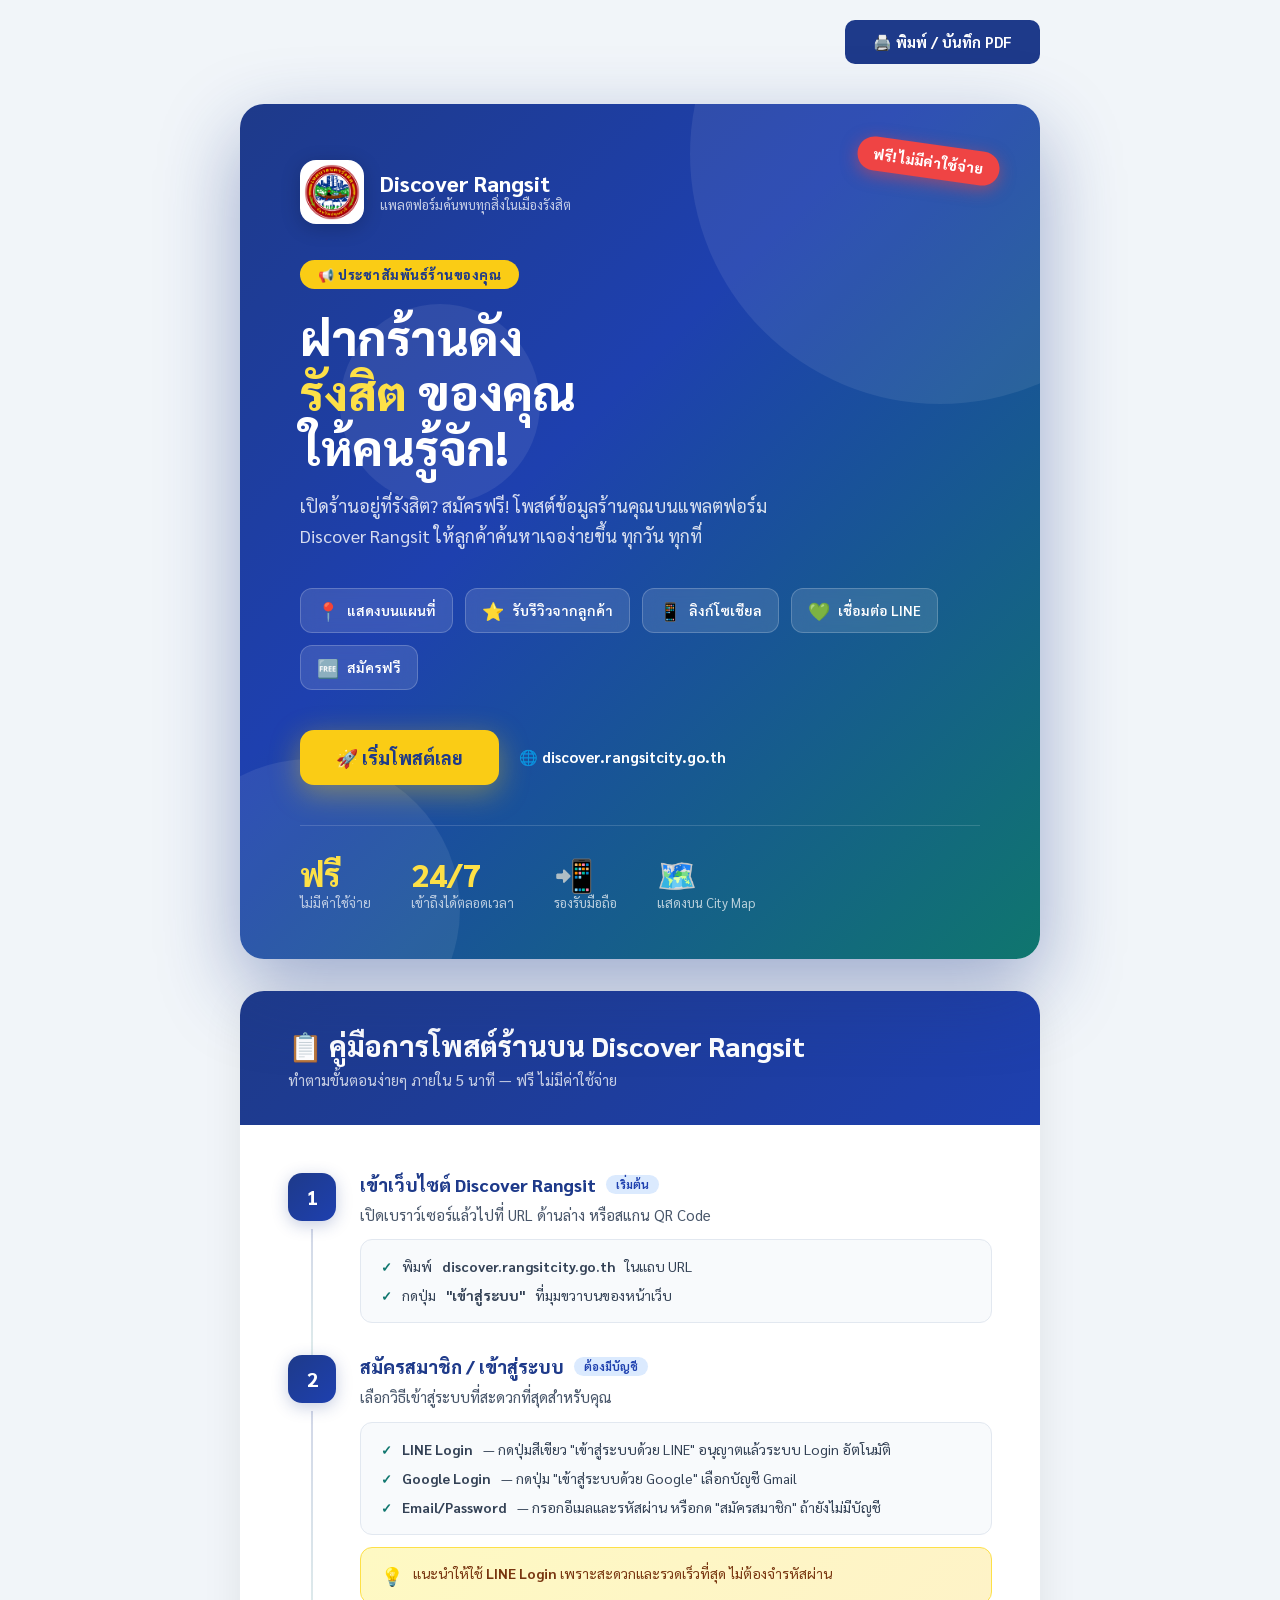
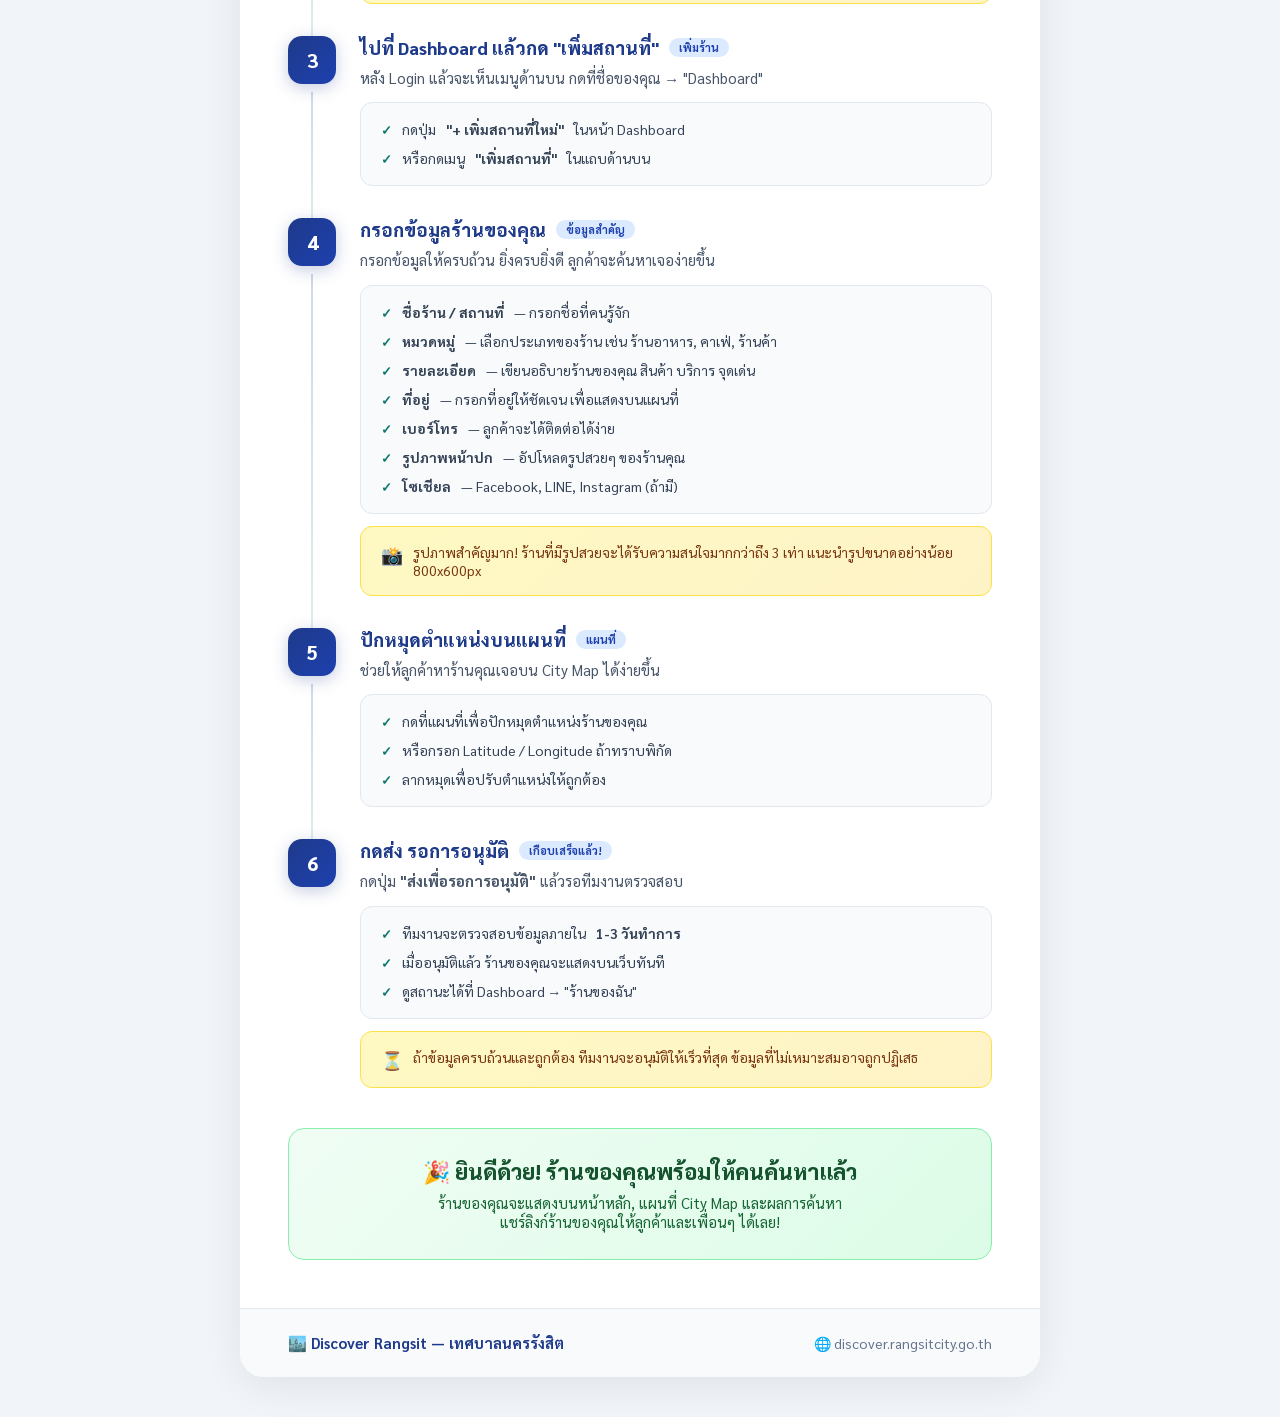
<file: public/pr/index.html>
<!DOCTYPE html>
<html lang="th">
<head>
    <meta charset="UTF-8">
    <meta name="viewport" content="width=device-width, initial-scale=1.0">
    <title>ฝากร้านกับ Discover Rangsit</title>
    <link href="https://fonts.googleapis.com/css2?family=Sarabun:wght@400;600;700;800&display=swap" rel="stylesheet">
    <style>
        * { margin: 0; padding: 0; box-sizing: border-box; }
        body { font-family: 'Sarabun', sans-serif; background: #f1f5f9; }

        /* ── POSTER ── */
        .poster {
            width: 800px;
            margin: 40px auto 0;
            background: linear-gradient(135deg, #1e3a8a 0%, #1e40af 40%, #0f766e 100%);
            border-radius: 24px;
            overflow: hidden;
            position: relative;
            box-shadow: 0 30px 80px rgba(30,58,138,.4);
        }
        .poster-bg-circle {
            position: absolute;
            border-radius: 50%;
            opacity: .08;
            background: white;
        }
        .poster-bg-circle.c1 { width: 500px; height: 500px; top: -200px; right: -150px; }
        .poster-bg-circle.c2 { width: 300px; height: 300px; bottom: -100px; left: -80px; }
        .poster-bg-circle.c3 { width: 200px; height: 200px; top: 200px; left: 100px; }

        .poster-inner { position: relative; z-index: 1; padding: 56px 60px 48px; }

        .poster-top { display: flex; align-items: center; gap: 16px; margin-bottom: 36px; }
        .poster-logo {
            width: 64px; height: 64px;
            background: white;
            border-radius: 16px;
            display: flex; align-items: center; justify-content: center;
            overflow: hidden;
            box-shadow: 0 4px 20px rgba(0,0,0,.2);
        }
        .poster-logo img { width: 56px; height: 56px; object-fit: contain; }
        .poster-brand { color: white; }
        .poster-brand-name { font-size: 22px; font-weight: 800; line-height: 1.1; }
        .poster-brand-sub { font-size: 13px; opacity: .75; font-weight: 400; }

        .poster-badge {
            display: inline-block;
            background: #facc15;
            color: #1e3a8a;
            font-size: 13px; font-weight: 800;
            padding: 6px 18px;
            border-radius: 999px;
            margin-bottom: 20px;
            letter-spacing: .5px;
        }

        .poster-headline {
            color: white;
            font-size: 48px;
            font-weight: 800;
            line-height: 1.15;
            margin-bottom: 16px;
        }
        .poster-headline span { color: #fde047; }

        .poster-sub {
            color: rgba(255,255,255,.82);
            font-size: 18px;
            line-height: 1.7;
            margin-bottom: 36px;
            max-width: 480px;
        }

        .poster-features {
            display: flex;
            gap: 12px;
            flex-wrap: wrap;
            margin-bottom: 40px;
        }
        .poster-feature {
            background: rgba(255,255,255,.12);
            backdrop-filter: blur(8px);
            border: 1px solid rgba(255,255,255,.2);
            color: white;
            border-radius: 12px;
            padding: 10px 16px;
            font-size: 14px;
            font-weight: 600;
            display: flex;
            align-items: center;
            gap: 8px;
        }
        .poster-feature-icon { font-size: 18px; }

        .poster-cta-row { display: flex; align-items: center; gap: 20px; flex-wrap: wrap; }
        .poster-cta {
            background: #facc15;
            color: #1e3a8a;
            font-size: 18px;
            font-weight: 800;
            padding: 16px 36px;
            border-radius: 14px;
            text-decoration: none;
            display: inline-flex;
            align-items: center;
            gap: 10px;
            box-shadow: 0 8px 30px rgba(250,204,21,.4);
            transition: transform .15s;
        }
        .poster-cta:hover { transform: translateY(-2px); }
        .poster-url {
            color: rgba(255,255,255,.7);
            font-size: 15px;
            font-weight: 600;
        }
        .poster-url strong { color: white; }

        .poster-stats {
            margin-top: 40px;
            padding-top: 32px;
            border-top: 1px solid rgba(255,255,255,.15);
            display: flex;
            gap: 40px;
        }
        .poster-stat { color: white; }
        .poster-stat-num { font-size: 32px; font-weight: 800; color: #fde047; line-height: 1; }
        .poster-stat-label { font-size: 13px; opacity: .7; margin-top: 4px; }

        .poster-free {
            position: absolute;
            top: 40px; right: 40px;
            background: #ef4444;
            color: white;
            font-weight: 800;
            font-size: 14px;
            padding: 8px 16px;
            border-radius: 999px;
            transform: rotate(8deg);
            box-shadow: 0 4px 16px rgba(239,68,68,.5);
        }

        /* ── GUIDE ── */
        .guide {
            width: 800px;
            margin: 32px auto 40px;
            background: white;
            border-radius: 24px;
            overflow: hidden;
            box-shadow: 0 8px 40px rgba(0,0,0,.08);
        }
        .guide-header {
            background: linear-gradient(135deg, #1e3a8a, #1e40af);
            padding: 36px 48px;
            color: white;
        }
        .guide-header h2 { font-size: 28px; font-weight: 800; margin-bottom: 6px; }
        .guide-header p { opacity: .75; font-size: 15px; }

        .guide-body { padding: 48px; }

        .guide-steps { display: flex; flex-direction: column; gap: 0; }

        .guide-step {
            display: flex;
            gap: 24px;
            position: relative;
        }
        .guide-step:not(:last-child)::after {
            content: '';
            position: absolute;
            left: 23px;
            top: 56px;
            bottom: -8px;
            width: 2px;
            background: linear-gradient(180deg, #1e3a8a33, #0f766e22);
        }
        .guide-step { padding-bottom: 32px; }
        .guide-step:last-child { padding-bottom: 0; }

        .guide-step-num {
            width: 48px; height: 48px;
            min-width: 48px;
            background: linear-gradient(135deg, #1e3a8a, #1e40af);
            color: white;
            border-radius: 14px;
            display: flex; align-items: center; justify-content: center;
            font-size: 20px; font-weight: 800;
            box-shadow: 0 4px 16px rgba(30,58,138,.25);
            position: relative;
            z-index: 1;
        }

        .guide-step-content { flex: 1; }
        .guide-step-title {
            font-size: 18px; font-weight: 800;
            color: #1e3a8a;
            margin-bottom: 6px;
            display: flex; align-items: center; gap: 10px;
        }
        .guide-step-title .step-tag {
            font-size: 11px;
            background: #dbeafe;
            color: #1e40af;
            padding: 2px 10px;
            border-radius: 999px;
            font-weight: 700;
        }
        .guide-step-desc {
            color: #475569;
            font-size: 15px;
            line-height: 1.7;
            margin-bottom: 12px;
        }

        .guide-step-box {
            background: #f8fafc;
            border: 1px solid #e2e8f0;
            border-radius: 12px;
            padding: 16px 20px;
        }
        .guide-step-box ul { list-style: none; display: flex; flex-direction: column; gap: 8px; }
        .guide-step-box ul li {
            font-size: 14px;
            color: #334155;
            display: flex;
            align-items: flex-start;
            gap: 10px;
            line-height: 1.5;
        }
        .guide-step-box ul li::before {
            content: '✓';
            color: #0f766e;
            font-weight: 800;
            font-size: 13px;
            margin-top: 1px;
            flex-shrink: 0;
        }

        .guide-step-img {
            background: linear-gradient(135deg, #f1f5f9, #e2e8f0);
            border-radius: 12px;
            height: 100px;
            display: flex;
            align-items: center;
            justify-content: center;
            color: #94a3b8;
            font-size: 13px;
            font-weight: 600;
            border: 2px dashed #cbd5e1;
            margin-top: 12px;
        }

        .guide-tip {
            background: linear-gradient(135deg, #fef9c3, #fef3c7);
            border: 1px solid #fde047;
            border-radius: 12px;
            padding: 16px 20px;
            margin-top: 12px;
            font-size: 14px;
            color: #78350f;
            display: flex;
            gap: 10px;
        }
        .guide-tip-icon { font-size: 18px; flex-shrink: 0; }

        .guide-success {
            margin-top: 40px;
            background: linear-gradient(135deg, #f0fdf4, #dcfce7);
            border: 1px solid #86efac;
            border-radius: 16px;
            padding: 28px 32px;
            text-align: center;
        }
        .guide-success h3 { font-size: 22px; font-weight: 800; color: #14532d; margin-bottom: 8px; }
        .guide-success p { color: #166534; font-size: 15px; }

        .guide-footer {
            background: #f8fafc;
            border-top: 1px solid #e2e8f0;
            padding: 24px 48px;
            display: flex;
            align-items: center;
            justify-content: space-between;
            flex-wrap: wrap;
            gap: 12px;
        }
        .guide-footer-brand { font-size: 15px; font-weight: 700; color: #1e3a8a; }
        .guide-footer-url { font-size: 14px; color: #64748b; }

        @media print {
            body { background: white; }
            .poster, .guide { box-shadow: none; }
            .no-print { display: none; }
        }

        .print-btn {
            display: block;
            width: 800px;
            margin: 20px auto 0;
            text-align: right;
        }
        .print-btn button {
            background: #1e3a8a;
            color: white;
            border: none;
            padding: 12px 28px;
            border-radius: 10px;
            font-size: 15px;
            font-weight: 700;
            cursor: pointer;
            font-family: 'Sarabun', sans-serif;
            display: inline-flex;
            align-items: center;
            gap: 8px;
        }
        .print-btn button:hover { background: #1e40af; }
    </style>
</head>
<body>

    <div class="print-btn no-print">
        <button onclick="window.print()">🖨️ พิมพ์ / บันทึก PDF</button>
    </div>

    <!-- ═══════════════════════════════ POSTER ═══════════════════════════════ -->
    <div class="poster">
        <div class="poster-bg-circle c1"></div>
        <div class="poster-bg-circle c2"></div>
        <div class="poster-bg-circle c3"></div>
        <div class="poster-free">ฟรี! ไม่มีค่าใช้จ่าย</div>

        <div class="poster-inner">
            <div class="poster-top">
                <div class="poster-logo">
                    <img src="../images/rangsit-logo.png" alt="Rangsit Logo" onerror="this.style.display='none';this.parentElement.innerHTML='🏙️'">
                </div>
                <div class="poster-brand">
                    <div class="poster-brand-name">Discover Rangsit</div>
                    <div class="poster-brand-sub">แพลตฟอร์มค้นพบทุกสิ่งในเมืองรังสิต</div>
                </div>
            </div>

            <div class="poster-badge">📢 ประชาสัมพันธ์ร้านของคุณ</div>

            <h1 class="poster-headline">
                ฝากร้านดัง<br>
                <span>รังสิต</span> ของคุณ<br>
                ให้คนรู้จัก!
            </h1>

            <p class="poster-sub">
                เปิดร้านอยู่ที่รังสิต? สมัครฟรี! โพสต์ข้อมูลร้านคุณบนแพลตฟอร์ม
                Discover Rangsit ให้ลูกค้าค้นหาเจอง่ายขึ้น ทุกวัน ทุกที่
            </p>

            <div class="poster-features">
                <div class="poster-feature"><span class="poster-feature-icon">📍</span> แสดงบนแผนที่</div>
                <div class="poster-feature"><span class="poster-feature-icon">⭐</span> รับรีวิวจากลูกค้า</div>
                <div class="poster-feature"><span class="poster-feature-icon">📱</span> ลิงก์โซเชียล</div>
                <div class="poster-feature"><span class="poster-feature-icon">💚</span> เชื่อมต่อ LINE</div>
                <div class="poster-feature"><span class="poster-feature-icon">🆓</span> สมัครฟรี</div>
            </div>

            <div class="poster-cta-row">
                <a class="poster-cta" href="https://discover.rangsitcity.go.th">
                    🚀 เริ่มโพสต์เลย
                </a>
                <div class="poster-url">
                    🌐 <strong>discover.rangsitcity.go.th</strong>
                </div>
            </div>

            <div class="poster-stats">
                <div class="poster-stat">
                    <div class="poster-stat-num">ฟรี</div>
                    <div class="poster-stat-label">ไม่มีค่าใช้จ่าย</div>
                </div>
                <div class="poster-stat">
                    <div class="poster-stat-num">24/7</div>
                    <div class="poster-stat-label">เข้าถึงได้ตลอดเวลา</div>
                </div>
                <div class="poster-stat">
                    <div class="poster-stat-num">📲</div>
                    <div class="poster-stat-label">รองรับมือถือ</div>
                </div>
                <div class="poster-stat">
                    <div class="poster-stat-num">🗺️</div>
                    <div class="poster-stat-label">แสดงบน City Map</div>
                </div>
            </div>
        </div>
    </div>

    <!-- ═══════════════════════════════ GUIDE ═══════════════════════════════ -->
    <div class="guide">
        <div class="guide-header">
            <h2>📋 คู่มือการโพสต์ร้านบน Discover Rangsit</h2>
            <p>ทำตามขั้นตอนง่ายๆ ภายใน 5 นาที — ฟรี ไม่มีค่าใช้จ่าย</p>
        </div>

        <div class="guide-body">
            <div class="guide-steps">

                <!-- STEP 1 -->
                <div class="guide-step">
                    <div class="guide-step-num">1</div>
                    <div class="guide-step-content">
                        <div class="guide-step-title">
                            เข้าเว็บไซต์ Discover Rangsit
                            <span class="step-tag">เริ่มต้น</span>
                        </div>
                        <p class="guide-step-desc">เปิดเบราว์เซอร์แล้วไปที่ URL ด้านล่าง หรือสแกน QR Code</p>
                        <div class="guide-step-box">
                            <ul>
                                <li>พิมพ์ <strong>discover.rangsitcity.go.th</strong> ในแถบ URL</li>
                                <li>กดปุ่ม <strong>"เข้าสู่ระบบ"</strong> ที่มุมขวาบนของหน้าเว็บ</li>
                            </ul>
                        </div>
                    </div>
                </div>

                <!-- STEP 2 -->
                <div class="guide-step">
                    <div class="guide-step-num">2</div>
                    <div class="guide-step-content">
                        <div class="guide-step-title">
                            สมัครสมาชิก / เข้าสู่ระบบ
                            <span class="step-tag">ต้องมีบัญชี</span>
                        </div>
                        <p class="guide-step-desc">เลือกวิธีเข้าสู่ระบบที่สะดวกที่สุดสำหรับคุณ</p>
                        <div class="guide-step-box">
                            <ul>
                                <li><strong>LINE Login</strong> — กดปุ่มสีเขียว "เข้าสู่ระบบด้วย LINE" อนุญาตแล้วระบบ Login อัตโนมัติ</li>
                                <li><strong>Google Login</strong> — กดปุ่ม "เข้าสู่ระบบด้วย Google" เลือกบัญชี Gmail</li>
                                <li><strong>Email/Password</strong> — กรอกอีเมลและรหัสผ่าน หรือกด "สมัครสมาชิก" ถ้ายังไม่มีบัญชี</li>
                            </ul>
                        </div>
                        <div class="guide-tip">
                            <span class="guide-tip-icon">💡</span>
                            <span>แนะนำให้ใช้ <strong>LINE Login</strong> เพราะสะดวกและรวดเร็วที่สุด ไม่ต้องจำรหัสผ่าน</span>
                        </div>
                    </div>
                </div>

                <!-- STEP 3 -->
                <div class="guide-step">
                    <div class="guide-step-num">3</div>
                    <div class="guide-step-content">
                        <div class="guide-step-title">
                            ไปที่ Dashboard แล้วกด "เพิ่มสถานที่"
                            <span class="step-tag">เพิ่มร้าน</span>
                        </div>
                        <p class="guide-step-desc">หลัง Login แล้วจะเห็นเมนูด้านบน กดที่ชื่อของคุณ → "Dashboard"</p>
                        <div class="guide-step-box">
                            <ul>
                                <li>กดปุ่ม <strong>"+ เพิ่มสถานที่ใหม่"</strong> ในหน้า Dashboard</li>
                                <li>หรือกดเมนู <strong>"เพิ่มสถานที่"</strong> ในแถบด้านบน</li>
                            </ul>
                        </div>
                    </div>
                </div>

                <!-- STEP 4 -->
                <div class="guide-step">
                    <div class="guide-step-num">4</div>
                    <div class="guide-step-content">
                        <div class="guide-step-title">
                            กรอกข้อมูลร้านของคุณ
                            <span class="step-tag">ข้อมูลสำคัญ</span>
                        </div>
                        <p class="guide-step-desc">กรอกข้อมูลให้ครบถ้วน ยิ่งครบยิ่งดี ลูกค้าจะค้นหาเจอง่ายขึ้น</p>
                        <div class="guide-step-box">
                            <ul>
                                <li><strong>ชื่อร้าน / สถานที่</strong> — กรอกชื่อที่คนรู้จัก</li>
                                <li><strong>หมวดหมู่</strong> — เลือกประเภทของร้าน เช่น ร้านอาหาร, คาเฟ่, ร้านค้า</li>
                                <li><strong>รายละเอียด</strong> — เขียนอธิบายร้านของคุณ สินค้า บริการ จุดเด่น</li>
                                <li><strong>ที่อยู่</strong> — กรอกที่อยู่ให้ชัดเจน เพื่อแสดงบนแผนที่</li>
                                <li><strong>เบอร์โทร</strong> — ลูกค้าจะได้ติดต่อได้ง่าย</li>
                                <li><strong>รูปภาพหน้าปก</strong> — อัปโหลดรูปสวยๆ ของร้านคุณ</li>
                                <li><strong>โซเชียล</strong> — Facebook, LINE, Instagram (ถ้ามี)</li>
                            </ul>
                        </div>
                        <div class="guide-tip">
                            <span class="guide-tip-icon">📸</span>
                            <span>รูปภาพสำคัญมาก! ร้านที่มีรูปสวยจะได้รับความสนใจมากกว่าถึง 3 เท่า แนะนำรูปขนาดอย่างน้อย 800x600px</span>
                        </div>
                    </div>
                </div>

                <!-- STEP 5 -->
                <div class="guide-step">
                    <div class="guide-step-num">5</div>
                    <div class="guide-step-content">
                        <div class="guide-step-title">
                            ปักหมุดตำแหน่งบนแผนที่
                            <span class="step-tag">แผนที่</span>
                        </div>
                        <p class="guide-step-desc">ช่วยให้ลูกค้าหาร้านคุณเจอบน City Map ได้ง่ายขึ้น</p>
                        <div class="guide-step-box">
                            <ul>
                                <li>กดที่แผนที่เพื่อปักหมุดตำแหน่งร้านของคุณ</li>
                                <li>หรือกรอก Latitude / Longitude ถ้าทราบพิกัด</li>
                                <li>ลากหมุดเพื่อปรับตำแหน่งให้ถูกต้อง</li>
                            </ul>
                        </div>
                    </div>
                </div>

                <!-- STEP 6 -->
                <div class="guide-step">
                    <div class="guide-step-num">6</div>
                    <div class="guide-step-content">
                        <div class="guide-step-title">
                            กดส่ง รอการอนุมัติ
                            <span class="step-tag">เกือบเสร็จแล้ว!</span>
                        </div>
                        <p class="guide-step-desc">กดปุ่ม <strong>"ส่งเพื่อรอการอนุมัติ"</strong> แล้วรอทีมงานตรวจสอบ</p>
                        <div class="guide-step-box">
                            <ul>
                                <li>ทีมงานจะตรวจสอบข้อมูลภายใน <strong>1-3 วันทำการ</strong></li>
                                <li>เมื่ออนุมัติแล้ว ร้านของคุณจะแสดงบนเว็บทันที</li>
                                <li>ดูสถานะได้ที่ Dashboard → "ร้านของฉัน"</li>
                            </ul>
                        </div>
                        <div class="guide-tip">
                            <span class="guide-tip-icon">⏳</span>
                            <span>ถ้าข้อมูลครบถ้วนและถูกต้อง ทีมงานจะอนุมัติให้เร็วที่สุด ข้อมูลที่ไม่เหมาะสมอาจถูกปฏิเสธ</span>
                        </div>
                    </div>
                </div>

            </div><!-- /guide-steps -->

            <!-- SUCCESS -->
            <div class="guide-success">
                <h3>🎉 ยินดีด้วย! ร้านของคุณพร้อมให้คนค้นหาแล้ว</h3>
                <p>ร้านของคุณจะแสดงบนหน้าหลัก, แผนที่ City Map และผลการค้นหา<br>
                แชร์ลิงก์ร้านของคุณให้ลูกค้าและเพื่อนๆ ได้เลย!</p>
            </div>

        </div><!-- /guide-body -->

        <div class="guide-footer">
            <div class="guide-footer-brand">🏙️ Discover Rangsit — เทศบาลนครรังสิต</div>
            <div class="guide-footer-url">🌐 discover.rangsitcity.go.th</div>
        </div>
    </div>

</body>
</html>
</file>
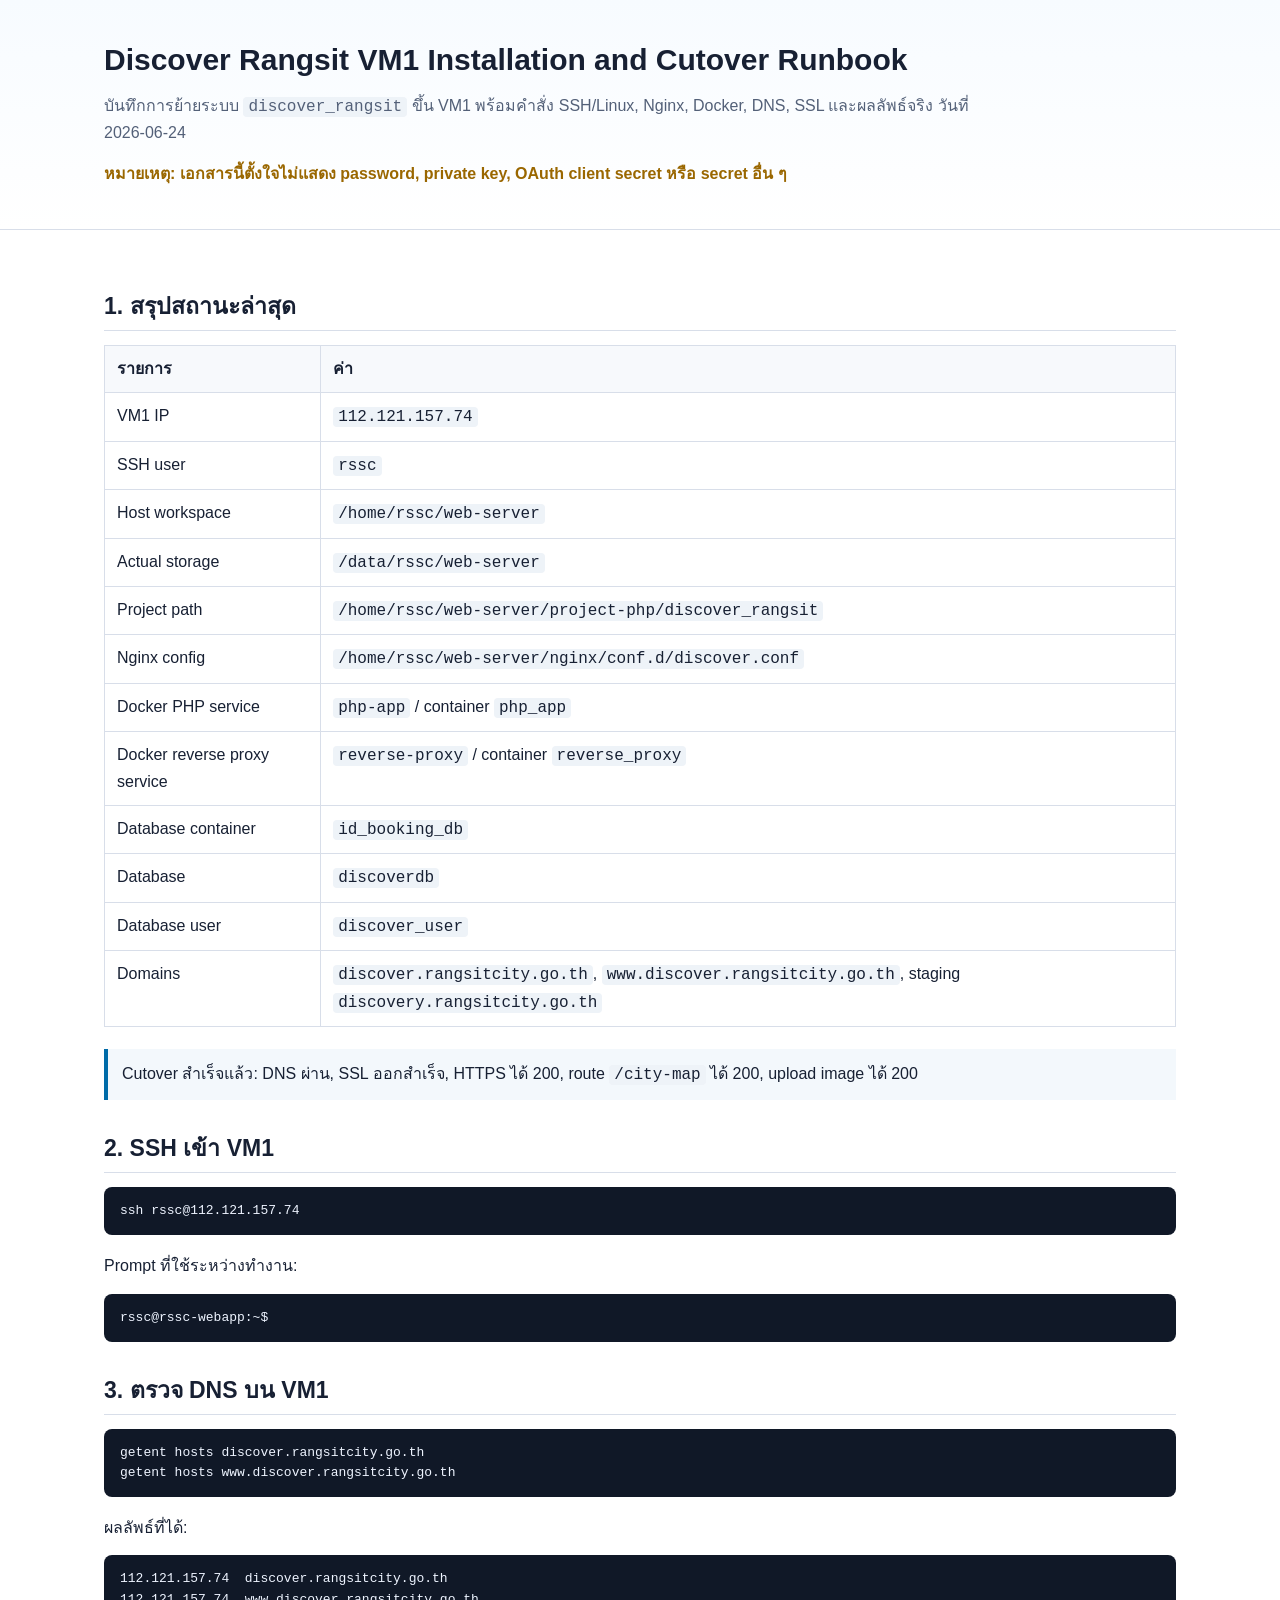
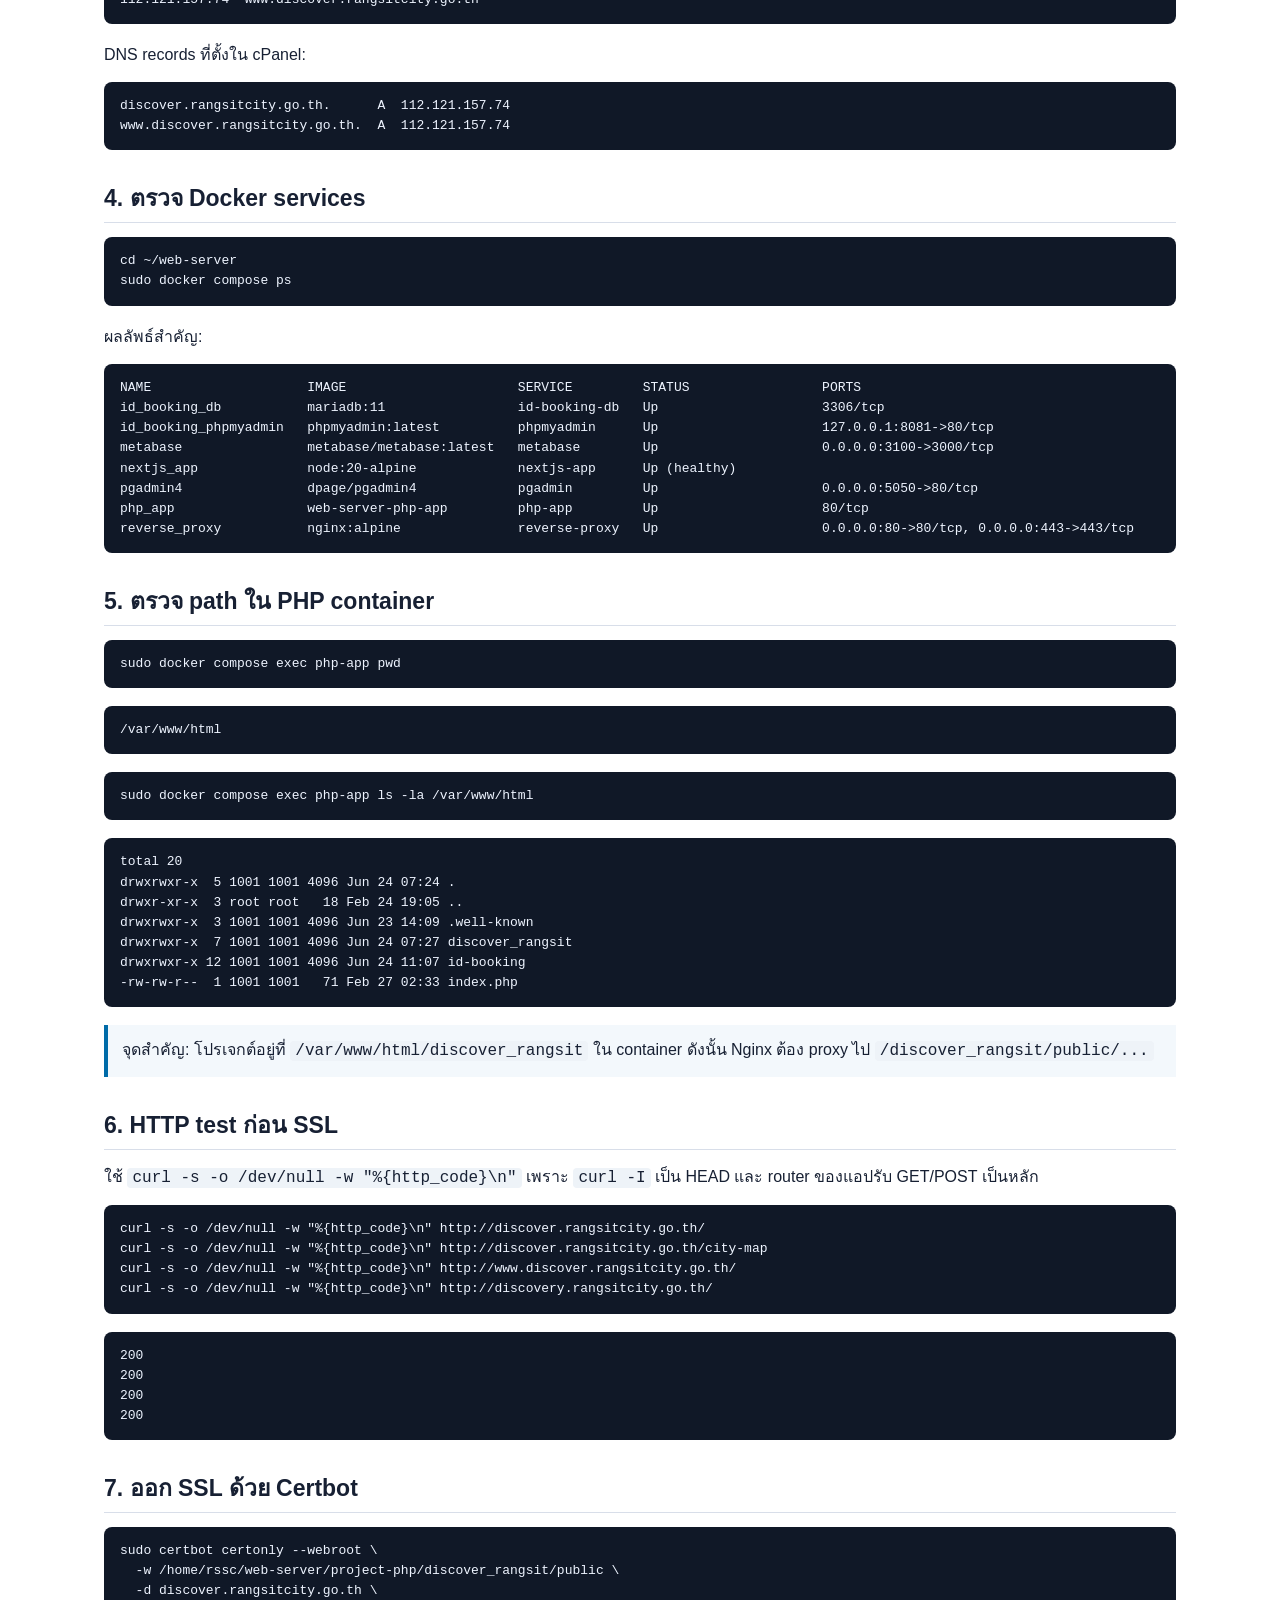
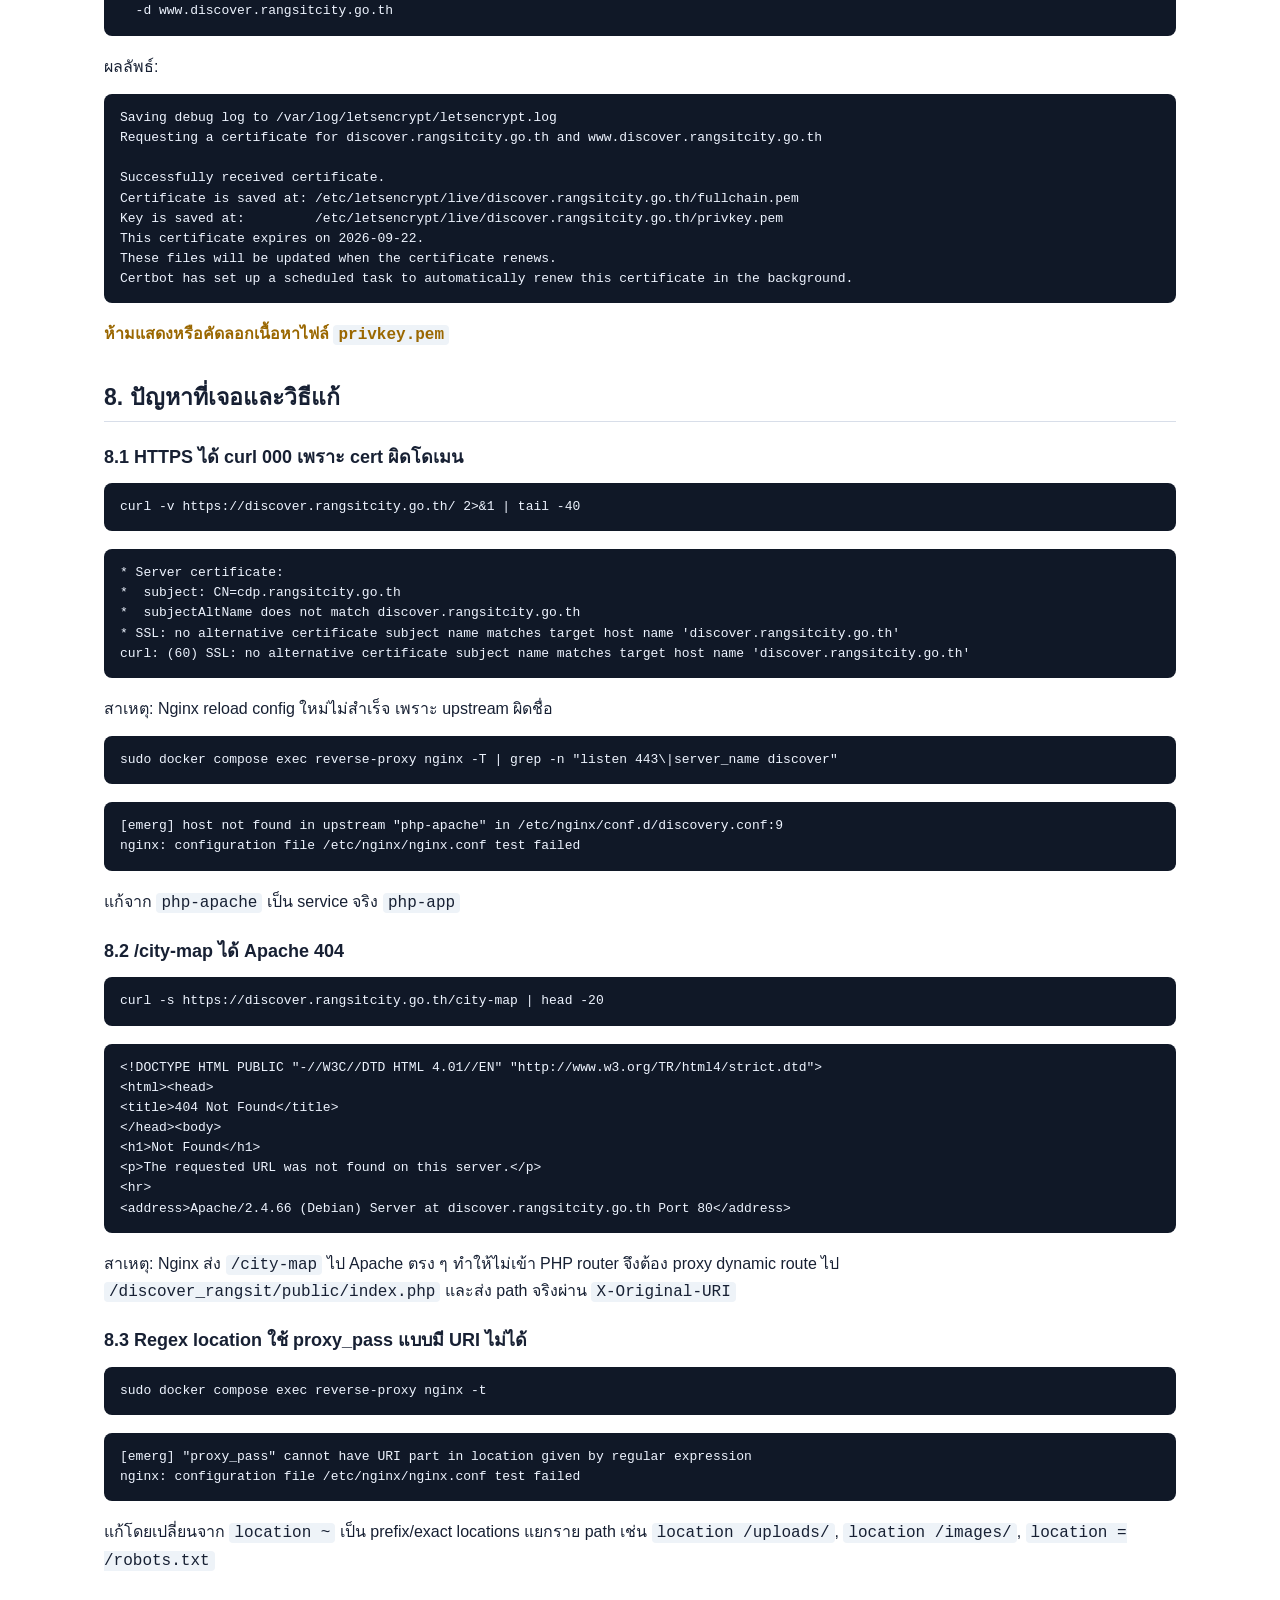
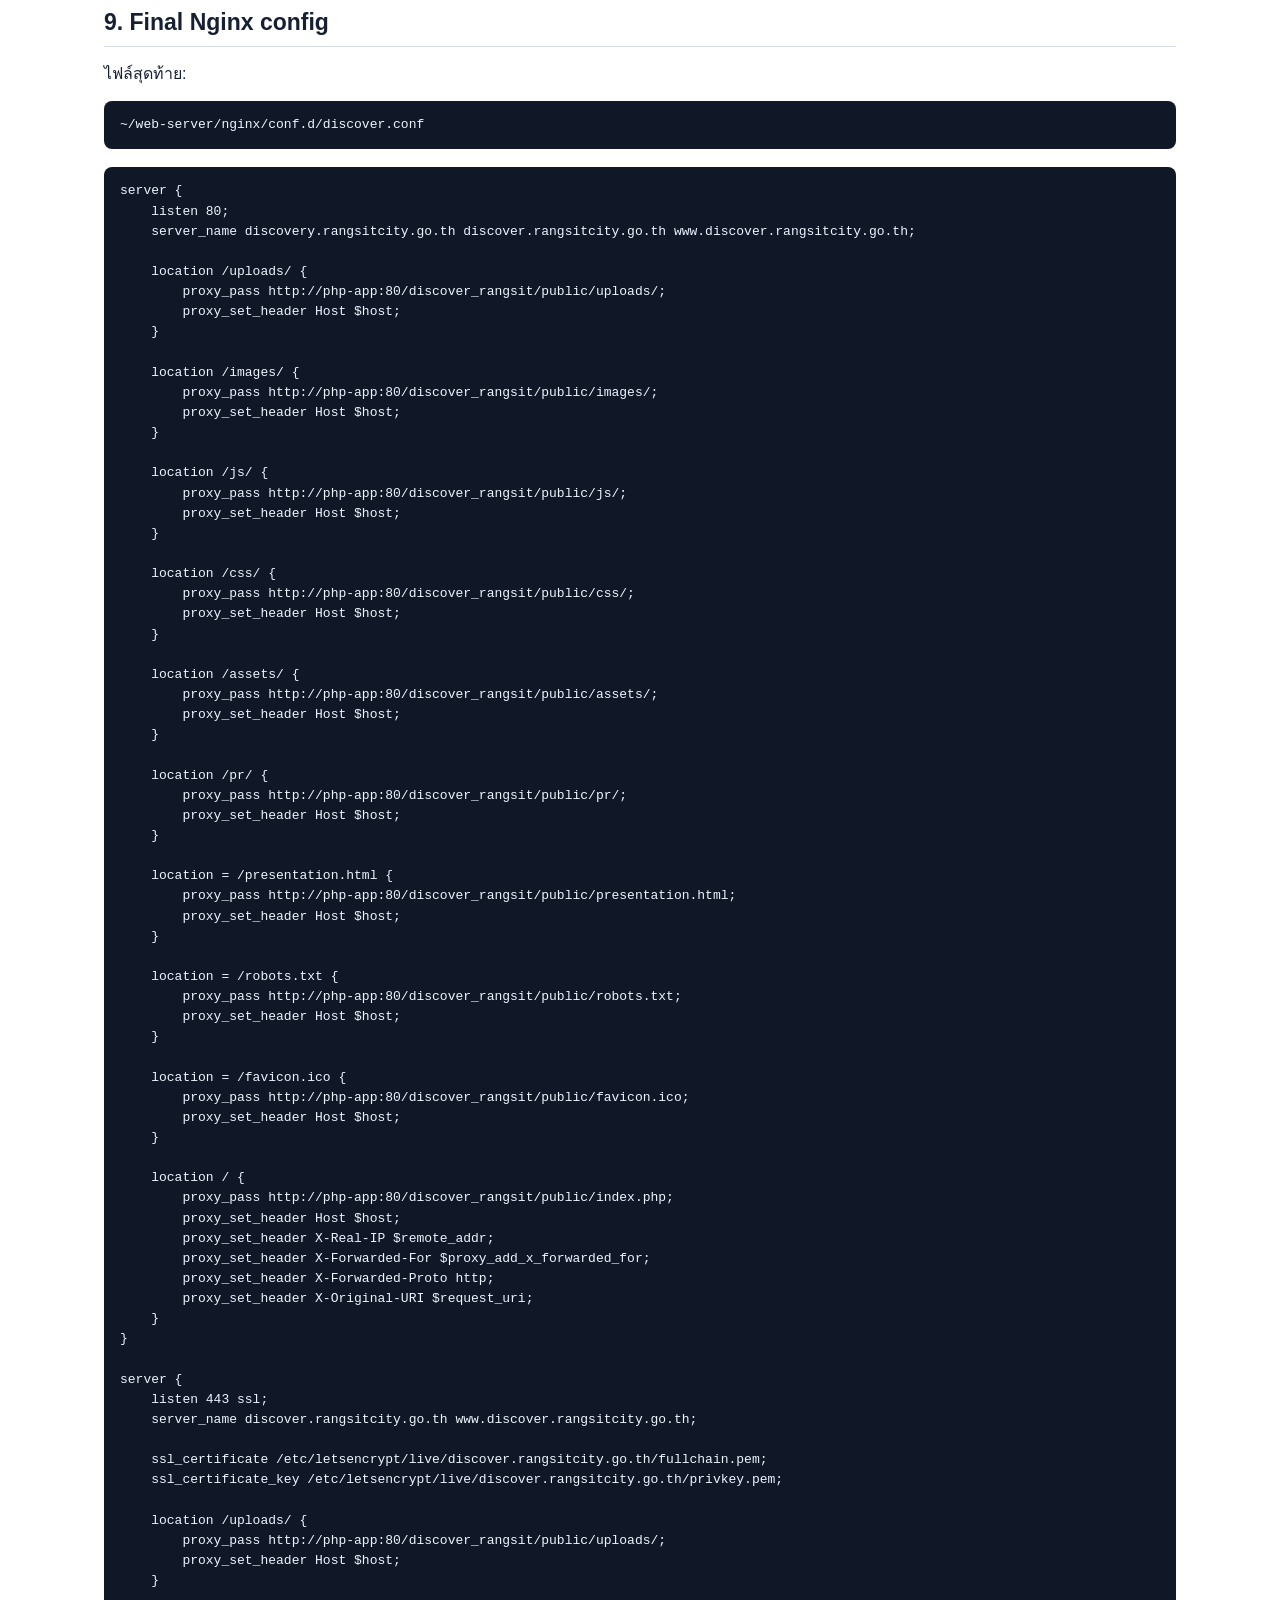
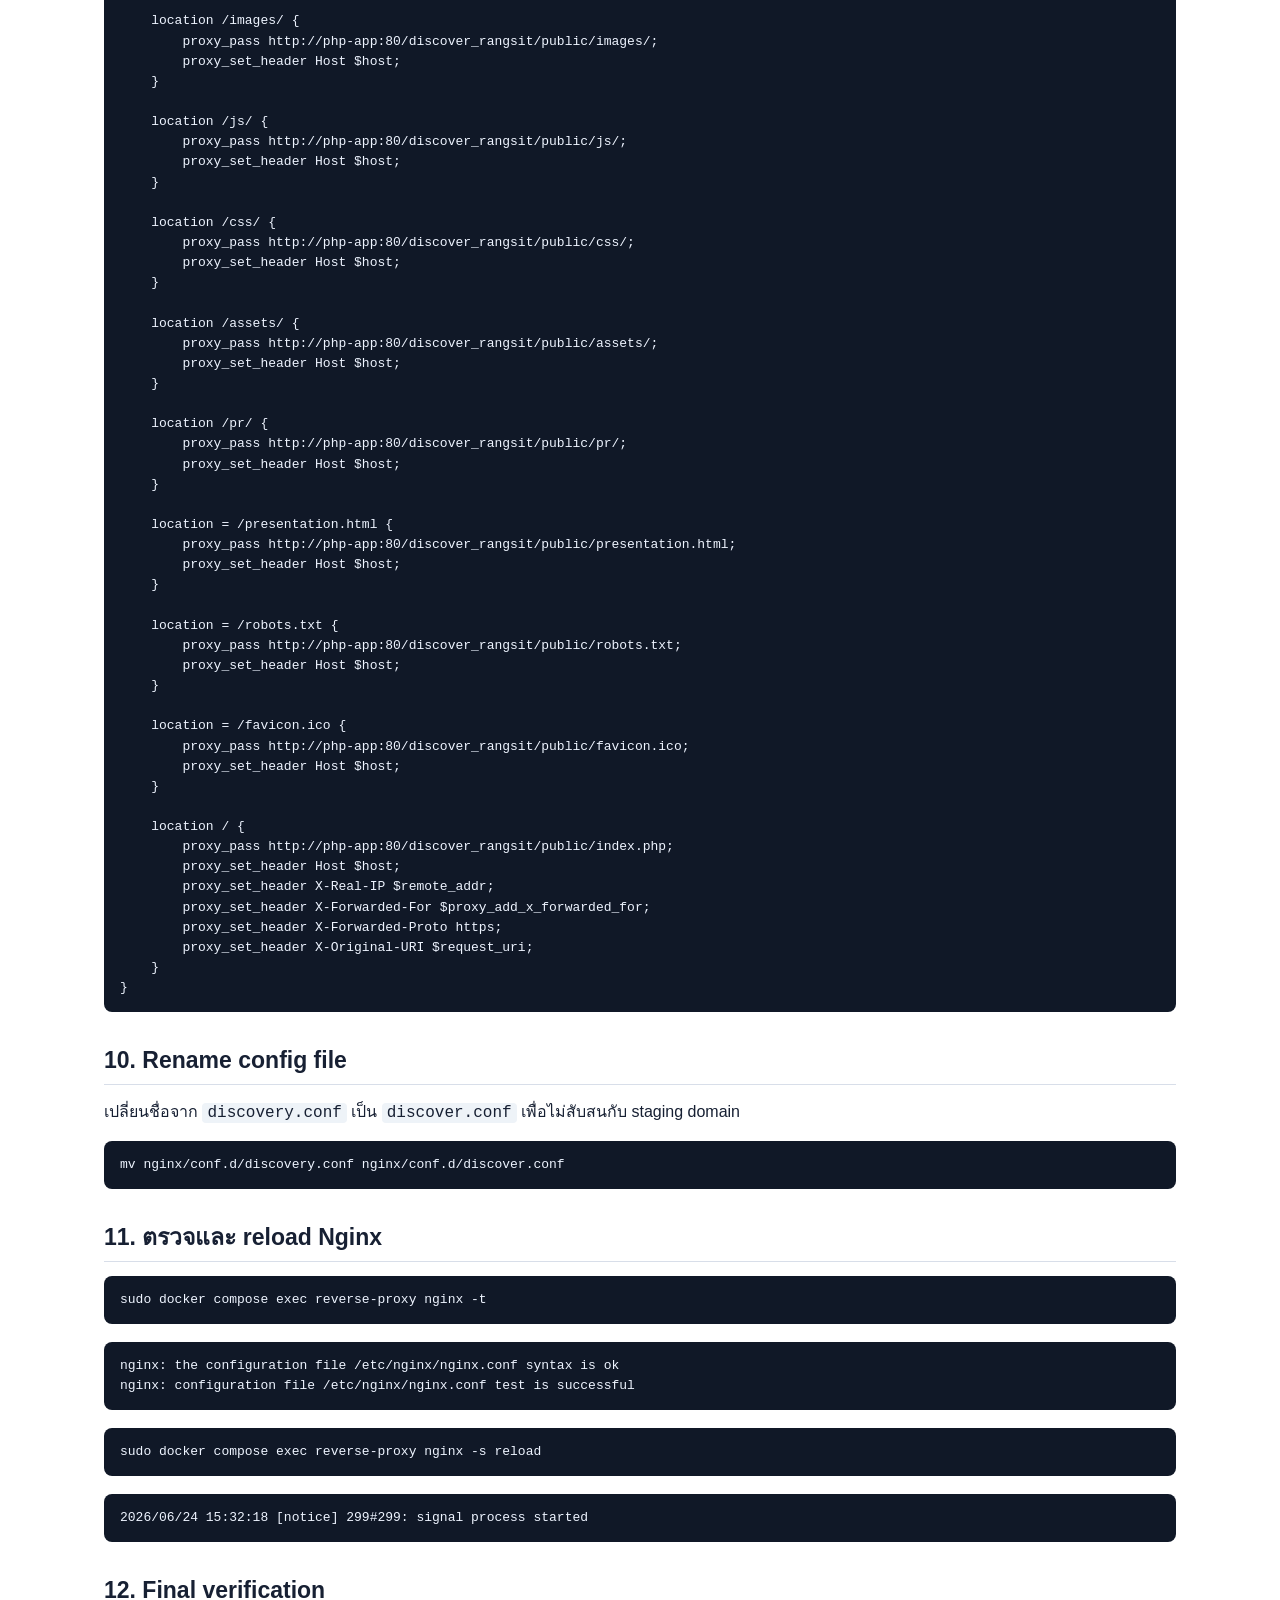
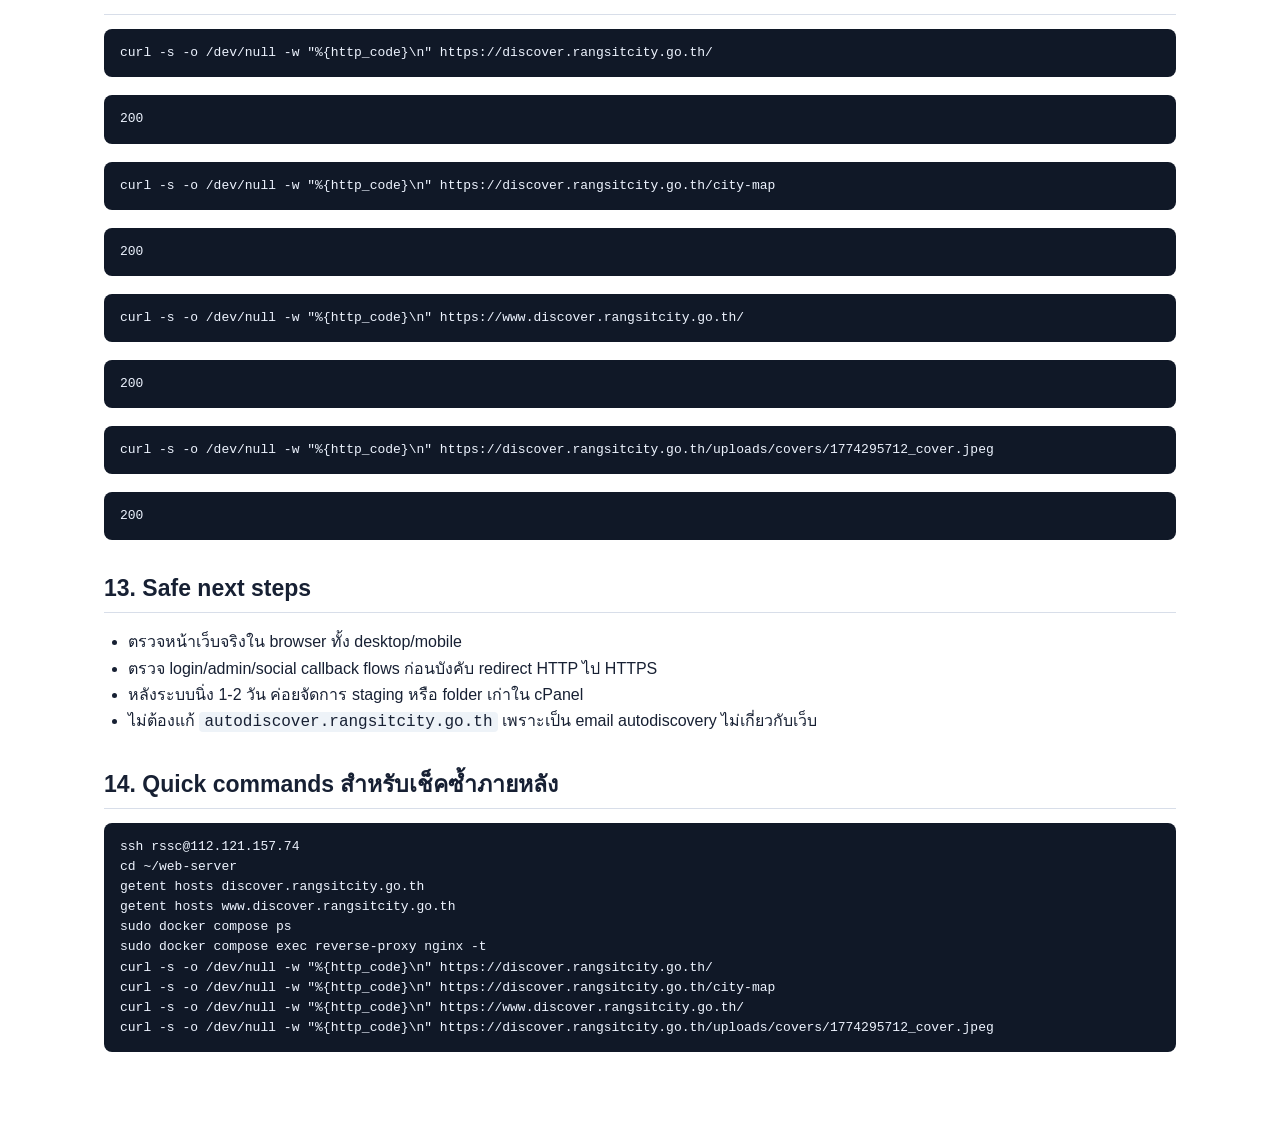
<file: .ai/discover-rangsit-installation-runbook-2026-06-24.html>
﻿<!doctype html>
<html lang="th">
<head>
  <meta charset="utf-8">
  <meta name="viewport" content="width=device-width, initial-scale=1">
  <title>Discover Rangsit VM1 Installation and Cutover Runbook - 2026-06-24</title>
  <style>
    :root {
      --ink: #172033;
      --muted: #536078;
      --line: #d8dee9;
      --panel: #f7f9fc;
      --accent: #006ba8;
      --ok: #137333;
      --warn: #9a6700;
      --code: #101827;
      --codeText: #eef4ff;
    }
    * { box-sizing: border-box; }
    body {
      margin: 0;
      color: var(--ink);
      font-family: Tahoma, "Noto Sans Thai", Arial, sans-serif;
      line-height: 1.65;
      background: #ffffff;
    }
    header {
      padding: 40px 24px 28px;
      border-bottom: 1px solid var(--line);
      background: linear-gradient(180deg, #f7fbff, #ffffff);
    }
    main {
      max-width: 1120px;
      margin: 0 auto;
      padding: 28px 24px 56px;
    }
    h1, h2, h3 { line-height: 1.3; margin: 0 0 14px; }
    h1 { font-size: 30px; }
    h2 {
      margin-top: 34px;
      padding-bottom: 8px;
      border-bottom: 1px solid var(--line);
      font-size: 23px;
    }
    h3 { margin-top: 24px; font-size: 18px; }
    p { margin: 8px 0 14px; }
    table {
      width: 100%;
      border-collapse: collapse;
      margin: 14px 0 22px;
      background: #fff;
    }
    th, td {
      border: 1px solid var(--line);
      padding: 10px 12px;
      vertical-align: top;
      text-align: left;
    }
    th { background: var(--panel); }
    code {
      font-family: Consolas, "Courier New", monospace;
      background: #eef3f8;
      padding: 1px 5px;
      border-radius: 4px;
    }
    pre {
      margin: 12px 0 18px;
      padding: 14px 16px;
      overflow-x: auto;
      color: var(--codeText);
      background: var(--code);
      border-radius: 8px;
      font-family: Consolas, "Courier New", monospace;
      font-size: 13px;
      line-height: 1.55;
      white-space: pre;
    }
    pre code {
      display: block;
      color: var(--codeText);
      background: transparent;
      padding: 0;
      border-radius: 0;
    }
    .lead { color: var(--muted); max-width: 900px; }
    .note {
      border-left: 4px solid var(--accent);
      background: #f3f8fc;
      padding: 12px 14px;
      margin: 14px 0 20px;
    }
    .ok { color: var(--ok); font-weight: 700; }
    .warn { color: var(--warn); font-weight: 700; }
    .grid {
      display: grid;
      grid-template-columns: repeat(auto-fit, minmax(260px, 1fr));
      gap: 14px;
      margin: 16px 0 20px;
    }
    .box {
      border: 1px solid var(--line);
      border-radius: 8px;
      padding: 14px;
      background: #fff;
    }
    ul { padding-left: 24px; }
  </style>
</head>
<body>
  <header>
    <main style="padding-top:0;padding-bottom:0">
      <h1>Discover Rangsit VM1 Installation and Cutover Runbook</h1>
      <p class="lead">บันทึกการย้ายระบบ <code>discover_rangsit</code> ขึ้น VM1 พร้อมคำสั่ง SSH/Linux, Nginx, Docker, DNS, SSL และผลลัพธ์จริง วันที่ 2026-06-24</p>
      <p class="warn">หมายเหตุ: เอกสารนี้ตั้งใจไม่แสดง password, private key, OAuth client secret หรือ secret อื่น ๆ</p>
    </main>
  </header>

  <main>
    <h2>1. สรุปสถานะล่าสุด</h2>
    <table>
      <tr><th>รายการ</th><th>ค่า</th></tr>
      <tr><td>VM1 IP</td><td><code>112.121.157.74</code></td></tr>
      <tr><td>SSH user</td><td><code>rssc</code></td></tr>
      <tr><td>Host workspace</td><td><code>/home/rssc/web-server</code></td></tr>
      <tr><td>Actual storage</td><td><code>/data/rssc/web-server</code></td></tr>
      <tr><td>Project path</td><td><code>/home/rssc/web-server/project-php/discover_rangsit</code></td></tr>
      <tr><td>Nginx config</td><td><code>/home/rssc/web-server/nginx/conf.d/discover.conf</code></td></tr>
      <tr><td>Docker PHP service</td><td><code>php-app</code> / container <code>php_app</code></td></tr>
      <tr><td>Docker reverse proxy service</td><td><code>reverse-proxy</code> / container <code>reverse_proxy</code></td></tr>
      <tr><td>Database container</td><td><code>id_booking_db</code></td></tr>
      <tr><td>Database</td><td><code>discoverdb</code></td></tr>
      <tr><td>Database user</td><td><code>discover_user</code></td></tr>
      <tr><td>Domains</td><td><code>discover.rangsitcity.go.th</code>, <code>www.discover.rangsitcity.go.th</code>, staging <code>discovery.rangsitcity.go.th</code></td></tr>
    </table>

    <div class="note">
      Cutover สำเร็จแล้ว: DNS ผ่าน, SSL ออกสำเร็จ, HTTPS ได้ 200, route <code>/city-map</code> ได้ 200, upload image ได้ 200
    </div>

    <h2>2. SSH เข้า VM1</h2>
    <pre><code>ssh rssc@112.121.157.74</code></pre>

    <p>Prompt ที่ใช้ระหว่างทำงาน:</p>
    <pre><code>rssc@rssc-webapp:~$</code></pre>

    <h2>3. ตรวจ DNS บน VM1</h2>
    <pre><code>getent hosts discover.rangsitcity.go.th
getent hosts www.discover.rangsitcity.go.th</code></pre>

    <p>ผลลัพธ์ที่ได้:</p>
    <pre><code>112.121.157.74  discover.rangsitcity.go.th
112.121.157.74  www.discover.rangsitcity.go.th</code></pre>

    <p>DNS records ที่ตั้งใน cPanel:</p>
    <pre><code>discover.rangsitcity.go.th.      A  112.121.157.74
www.discover.rangsitcity.go.th.  A  112.121.157.74</code></pre>

    <h2>4. ตรวจ Docker services</h2>
    <pre><code>cd ~/web-server
sudo docker compose ps</code></pre>

    <p>ผลลัพธ์สำคัญ:</p>
    <pre><code>NAME                    IMAGE                      SERVICE         STATUS                 PORTS
id_booking_db           mariadb:11                 id-booking-db   Up                     3306/tcp
id_booking_phpmyadmin   phpmyadmin:latest          phpmyadmin      Up                     127.0.0.1:8081-&gt;80/tcp
metabase                metabase/metabase:latest   metabase        Up                     0.0.0.0:3100-&gt;3000/tcp
nextjs_app              node:20-alpine             nextjs-app      Up (healthy)
pgadmin4                dpage/pgadmin4             pgadmin         Up                     0.0.0.0:5050-&gt;80/tcp
php_app                 web-server-php-app         php-app         Up                     80/tcp
reverse_proxy           nginx:alpine               reverse-proxy   Up                     0.0.0.0:80-&gt;80/tcp, 0.0.0.0:443-&gt;443/tcp</code></pre>

    <h2>5. ตรวจ path ใน PHP container</h2>
    <pre><code>sudo docker compose exec php-app pwd</code></pre>
    <pre><code>/var/www/html</code></pre>

    <pre><code>sudo docker compose exec php-app ls -la /var/www/html</code></pre>
    <pre><code>total 20
drwxrwxr-x  5 1001 1001 4096 Jun 24 07:24 .
drwxr-xr-x  3 root root   18 Feb 24 19:05 ..
drwxrwxr-x  3 1001 1001 4096 Jun 23 14:09 .well-known
drwxrwxr-x  7 1001 1001 4096 Jun 24 07:27 discover_rangsit
drwxrwxr-x 12 1001 1001 4096 Jun 24 11:07 id-booking
-rw-rw-r--  1 1001 1001   71 Feb 27 02:33 index.php</code></pre>

    <p class="note">จุดสำคัญ: โปรเจกต์อยู่ที่ <code>/var/www/html/discover_rangsit</code> ใน container ดังนั้น Nginx ต้อง proxy ไป <code>/discover_rangsit/public/...</code></p>

    <h2>6. HTTP test ก่อน SSL</h2>
    <p>ใช้ <code>curl -s -o /dev/null -w "%{http_code}\n"</code> เพราะ <code>curl -I</code> เป็น HEAD และ router ของแอปรับ GET/POST เป็นหลัก</p>

    <pre><code>curl -s -o /dev/null -w "%{http_code}\n" http://discover.rangsitcity.go.th/
curl -s -o /dev/null -w "%{http_code}\n" http://discover.rangsitcity.go.th/city-map
curl -s -o /dev/null -w "%{http_code}\n" http://www.discover.rangsitcity.go.th/
curl -s -o /dev/null -w "%{http_code}\n" http://discovery.rangsitcity.go.th/</code></pre>

    <pre><code>200
200
200
200</code></pre>

    <h2>7. ออก SSL ด้วย Certbot</h2>
    <pre><code>sudo certbot certonly --webroot \
  -w /home/rssc/web-server/project-php/discover_rangsit/public \
  -d discover.rangsitcity.go.th \
  -d www.discover.rangsitcity.go.th</code></pre>

    <p>ผลลัพธ์:</p>
    <pre><code>Saving debug log to /var/log/letsencrypt/letsencrypt.log
Requesting a certificate for discover.rangsitcity.go.th and www.discover.rangsitcity.go.th

Successfully received certificate.
Certificate is saved at: /etc/letsencrypt/live/discover.rangsitcity.go.th/fullchain.pem
Key is saved at:         /etc/letsencrypt/live/discover.rangsitcity.go.th/privkey.pem
This certificate expires on 2026-09-22.
These files will be updated when the certificate renews.
Certbot has set up a scheduled task to automatically renew this certificate in the background.</code></pre>

    <p class="warn">ห้ามแสดงหรือคัดลอกเนื้อหาไฟล์ <code>privkey.pem</code></p>

    <h2>8. ปัญหาที่เจอและวิธีแก้</h2>

    <h3>8.1 HTTPS ได้ curl 000 เพราะ cert ผิดโดเมน</h3>
    <pre><code>curl -v https://discover.rangsitcity.go.th/ 2&gt;&amp;1 | tail -40</code></pre>
    <pre><code>* Server certificate:
*  subject: CN=cdp.rangsitcity.go.th
*  subjectAltName does not match discover.rangsitcity.go.th
* SSL: no alternative certificate subject name matches target host name 'discover.rangsitcity.go.th'
curl: (60) SSL: no alternative certificate subject name matches target host name 'discover.rangsitcity.go.th'</code></pre>

    <p>สาเหตุ: Nginx reload config ใหม่ไม่สำเร็จ เพราะ upstream ผิดชื่อ</p>
    <pre><code>sudo docker compose exec reverse-proxy nginx -T | grep -n "listen 443\|server_name discover"</code></pre>
    <pre><code>[emerg] host not found in upstream "php-apache" in /etc/nginx/conf.d/discovery.conf:9
nginx: configuration file /etc/nginx/nginx.conf test failed</code></pre>

    <p>แก้จาก <code>php-apache</code> เป็น service จริง <code>php-app</code></p>

    <h3>8.2 /city-map ได้ Apache 404</h3>
    <pre><code>curl -s https://discover.rangsitcity.go.th/city-map | head -20</code></pre>
    <pre><code>&lt;!DOCTYPE HTML PUBLIC "-//W3C//DTD HTML 4.01//EN" "http://www.w3.org/TR/html4/strict.dtd"&gt;
&lt;html&gt;&lt;head&gt;
&lt;title&gt;404 Not Found&lt;/title&gt;
&lt;/head&gt;&lt;body&gt;
&lt;h1&gt;Not Found&lt;/h1&gt;
&lt;p&gt;The requested URL was not found on this server.&lt;/p&gt;
&lt;hr&gt;
&lt;address&gt;Apache/2.4.66 (Debian) Server at discover.rangsitcity.go.th Port 80&lt;/address&gt;</code></pre>

    <p>สาเหตุ: Nginx ส่ง <code>/city-map</code> ไป Apache ตรง ๆ ทำให้ไม่เข้า PHP router จึงต้อง proxy dynamic route ไป <code>/discover_rangsit/public/index.php</code> และส่ง path จริงผ่าน <code>X-Original-URI</code></p>

    <h3>8.3 Regex location ใช้ proxy_pass แบบมี URI ไม่ได้</h3>
    <pre><code>sudo docker compose exec reverse-proxy nginx -t</code></pre>
    <pre><code>[emerg] "proxy_pass" cannot have URI part in location given by regular expression
nginx: configuration file /etc/nginx/nginx.conf test failed</code></pre>

    <p>แก้โดยเปลี่ยนจาก <code>location ~</code> เป็น prefix/exact locations แยกราย path เช่น <code>location /uploads/</code>, <code>location /images/</code>, <code>location = /robots.txt</code></p>

    <h2>9. Final Nginx config</h2>
    <p>ไฟล์สุดท้าย:</p>
    <pre><code>~/web-server/nginx/conf.d/discover.conf</code></pre>

    <pre><code>server {
    listen 80;
    server_name discovery.rangsitcity.go.th discover.rangsitcity.go.th www.discover.rangsitcity.go.th;

    location /uploads/ {
        proxy_pass http://php-app:80/discover_rangsit/public/uploads/;
        proxy_set_header Host $host;
    }

    location /images/ {
        proxy_pass http://php-app:80/discover_rangsit/public/images/;
        proxy_set_header Host $host;
    }

    location /js/ {
        proxy_pass http://php-app:80/discover_rangsit/public/js/;
        proxy_set_header Host $host;
    }

    location /css/ {
        proxy_pass http://php-app:80/discover_rangsit/public/css/;
        proxy_set_header Host $host;
    }

    location /assets/ {
        proxy_pass http://php-app:80/discover_rangsit/public/assets/;
        proxy_set_header Host $host;
    }

    location /pr/ {
        proxy_pass http://php-app:80/discover_rangsit/public/pr/;
        proxy_set_header Host $host;
    }

    location = /presentation.html {
        proxy_pass http://php-app:80/discover_rangsit/public/presentation.html;
        proxy_set_header Host $host;
    }

    location = /robots.txt {
        proxy_pass http://php-app:80/discover_rangsit/public/robots.txt;
        proxy_set_header Host $host;
    }

    location = /favicon.ico {
        proxy_pass http://php-app:80/discover_rangsit/public/favicon.ico;
        proxy_set_header Host $host;
    }

    location / {
        proxy_pass http://php-app:80/discover_rangsit/public/index.php;
        proxy_set_header Host $host;
        proxy_set_header X-Real-IP $remote_addr;
        proxy_set_header X-Forwarded-For $proxy_add_x_forwarded_for;
        proxy_set_header X-Forwarded-Proto http;
        proxy_set_header X-Original-URI $request_uri;
    }
}

server {
    listen 443 ssl;
    server_name discover.rangsitcity.go.th www.discover.rangsitcity.go.th;

    ssl_certificate /etc/letsencrypt/live/discover.rangsitcity.go.th/fullchain.pem;
    ssl_certificate_key /etc/letsencrypt/live/discover.rangsitcity.go.th/privkey.pem;

    location /uploads/ {
        proxy_pass http://php-app:80/discover_rangsit/public/uploads/;
        proxy_set_header Host $host;
    }

    location /images/ {
        proxy_pass http://php-app:80/discover_rangsit/public/images/;
        proxy_set_header Host $host;
    }

    location /js/ {
        proxy_pass http://php-app:80/discover_rangsit/public/js/;
        proxy_set_header Host $host;
    }

    location /css/ {
        proxy_pass http://php-app:80/discover_rangsit/public/css/;
        proxy_set_header Host $host;
    }

    location /assets/ {
        proxy_pass http://php-app:80/discover_rangsit/public/assets/;
        proxy_set_header Host $host;
    }

    location /pr/ {
        proxy_pass http://php-app:80/discover_rangsit/public/pr/;
        proxy_set_header Host $host;
    }

    location = /presentation.html {
        proxy_pass http://php-app:80/discover_rangsit/public/presentation.html;
        proxy_set_header Host $host;
    }

    location = /robots.txt {
        proxy_pass http://php-app:80/discover_rangsit/public/robots.txt;
        proxy_set_header Host $host;
    }

    location = /favicon.ico {
        proxy_pass http://php-app:80/discover_rangsit/public/favicon.ico;
        proxy_set_header Host $host;
    }

    location / {
        proxy_pass http://php-app:80/discover_rangsit/public/index.php;
        proxy_set_header Host $host;
        proxy_set_header X-Real-IP $remote_addr;
        proxy_set_header X-Forwarded-For $proxy_add_x_forwarded_for;
        proxy_set_header X-Forwarded-Proto https;
        proxy_set_header X-Original-URI $request_uri;
    }
}</code></pre>

    <h2>10. Rename config file</h2>
    <p>เปลี่ยนชื่อจาก <code>discovery.conf</code> เป็น <code>discover.conf</code> เพื่อไม่สับสนกับ staging domain</p>
    <pre><code>mv nginx/conf.d/discovery.conf nginx/conf.d/discover.conf</code></pre>

    <h2>11. ตรวจและ reload Nginx</h2>
    <pre><code>sudo docker compose exec reverse-proxy nginx -t</code></pre>
    <pre><code>nginx: the configuration file /etc/nginx/nginx.conf syntax is ok
nginx: configuration file /etc/nginx/nginx.conf test is successful</code></pre>

    <pre><code>sudo docker compose exec reverse-proxy nginx -s reload</code></pre>
    <pre><code>2026/06/24 15:32:18 [notice] 299#299: signal process started</code></pre>

    <h2>12. Final verification</h2>
    <pre><code>curl -s -o /dev/null -w "%{http_code}\n" https://discover.rangsitcity.go.th/</code></pre>
    <pre><code>200</code></pre>

    <pre><code>curl -s -o /dev/null -w "%{http_code}\n" https://discover.rangsitcity.go.th/city-map</code></pre>
    <pre><code>200</code></pre>

    <pre><code>curl -s -o /dev/null -w "%{http_code}\n" https://www.discover.rangsitcity.go.th/</code></pre>
    <pre><code>200</code></pre>

    <pre><code>curl -s -o /dev/null -w "%{http_code}\n" https://discover.rangsitcity.go.th/uploads/covers/1774295712_cover.jpeg</code></pre>
    <pre><code>200</code></pre>

    <h2>13. Safe next steps</h2>
    <ul>
      <li>ตรวจหน้าเว็บจริงใน browser ทั้ง desktop/mobile</li>
      <li>ตรวจ login/admin/social callback flows ก่อนบังคับ redirect HTTP ไป HTTPS</li>
      <li>หลังระบบนิ่ง 1-2 วัน ค่อยจัดการ staging หรือ folder เก่าใน cPanel</li>
      <li>ไม่ต้องแก้ <code>autodiscover.rangsitcity.go.th</code> เพราะเป็น email autodiscovery ไม่เกี่ยวกับเว็บ</li>
    </ul>

    <h2>14. Quick commands สำหรับเช็คซ้ำภายหลัง</h2>
    <pre><code>ssh rssc@112.121.157.74
cd ~/web-server
getent hosts discover.rangsitcity.go.th
getent hosts www.discover.rangsitcity.go.th
sudo docker compose ps
sudo docker compose exec reverse-proxy nginx -t
curl -s -o /dev/null -w "%{http_code}\n" https://discover.rangsitcity.go.th/
curl -s -o /dev/null -w "%{http_code}\n" https://discover.rangsitcity.go.th/city-map
curl -s -o /dev/null -w "%{http_code}\n" https://www.discover.rangsitcity.go.th/
curl -s -o /dev/null -w "%{http_code}\n" https://discover.rangsitcity.go.th/uploads/covers/1774295712_cover.jpeg</code></pre>
  </main>
</body>
</html>
</file>
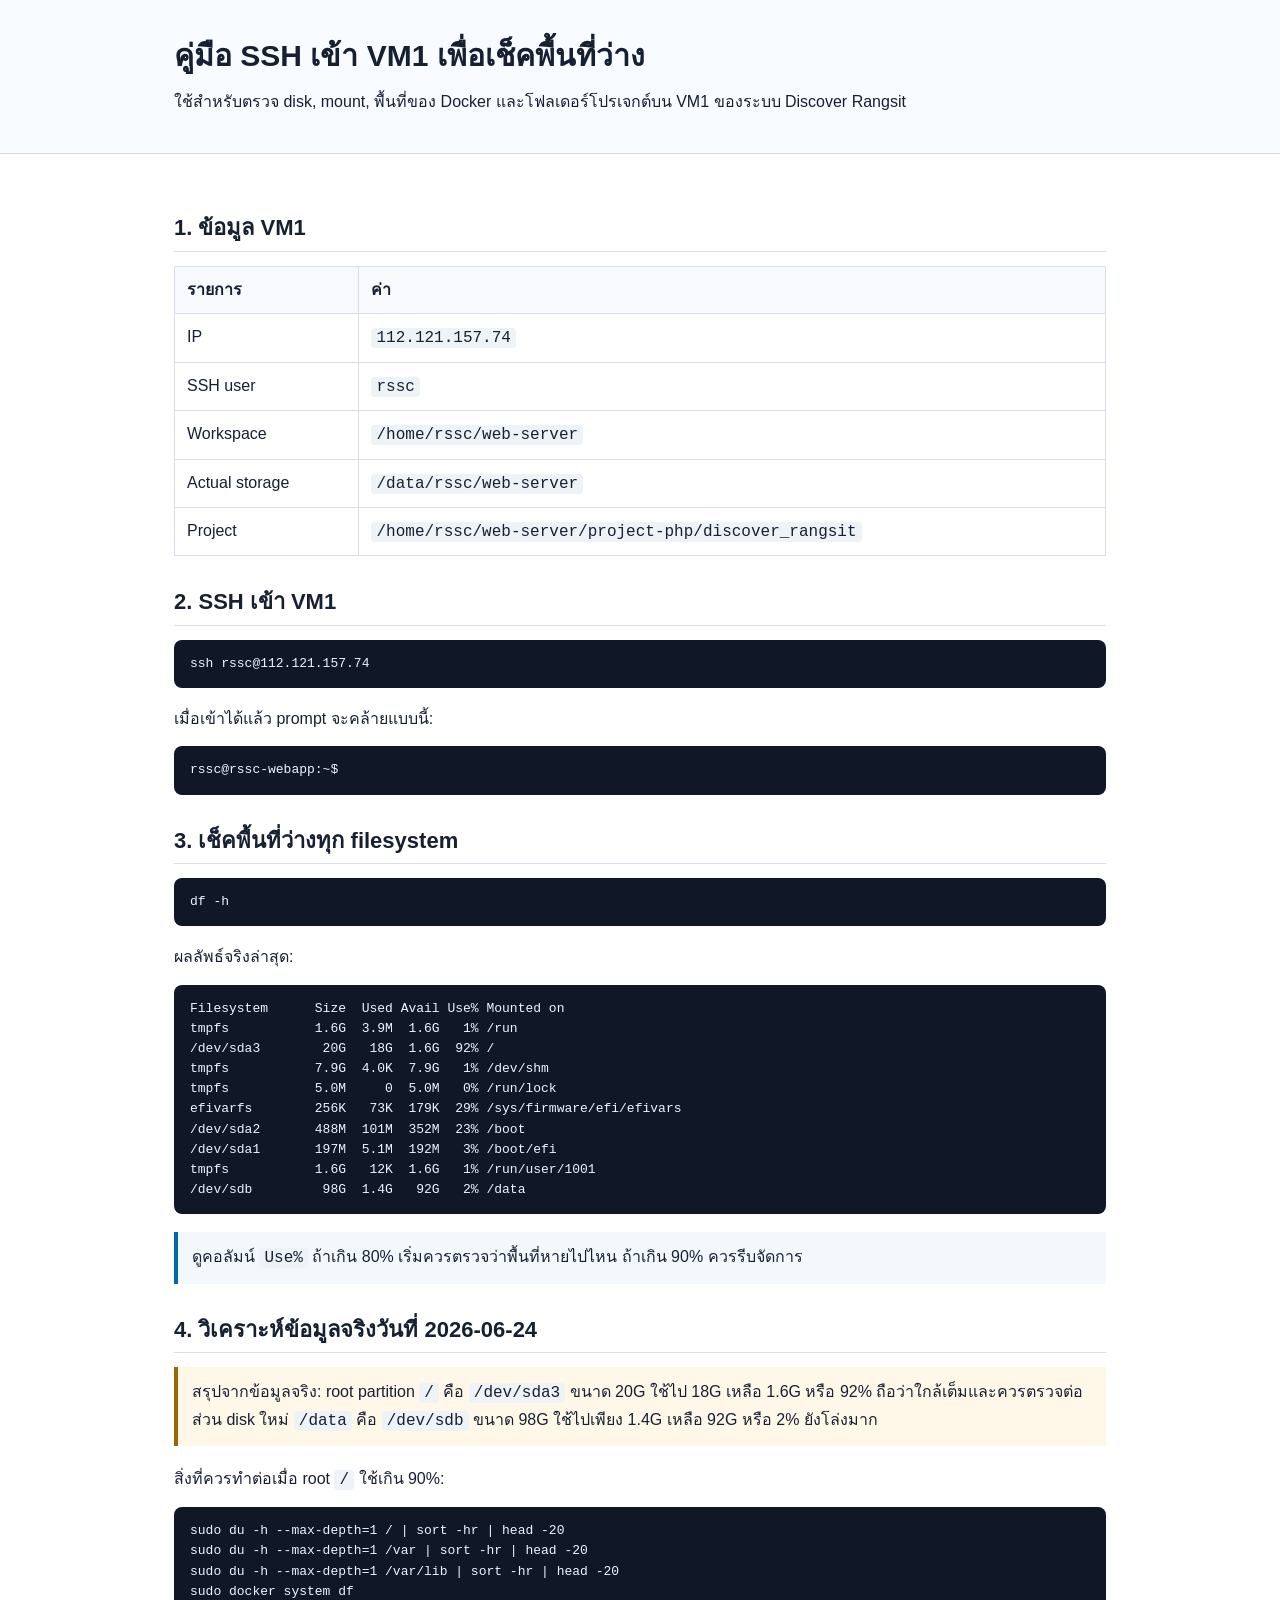
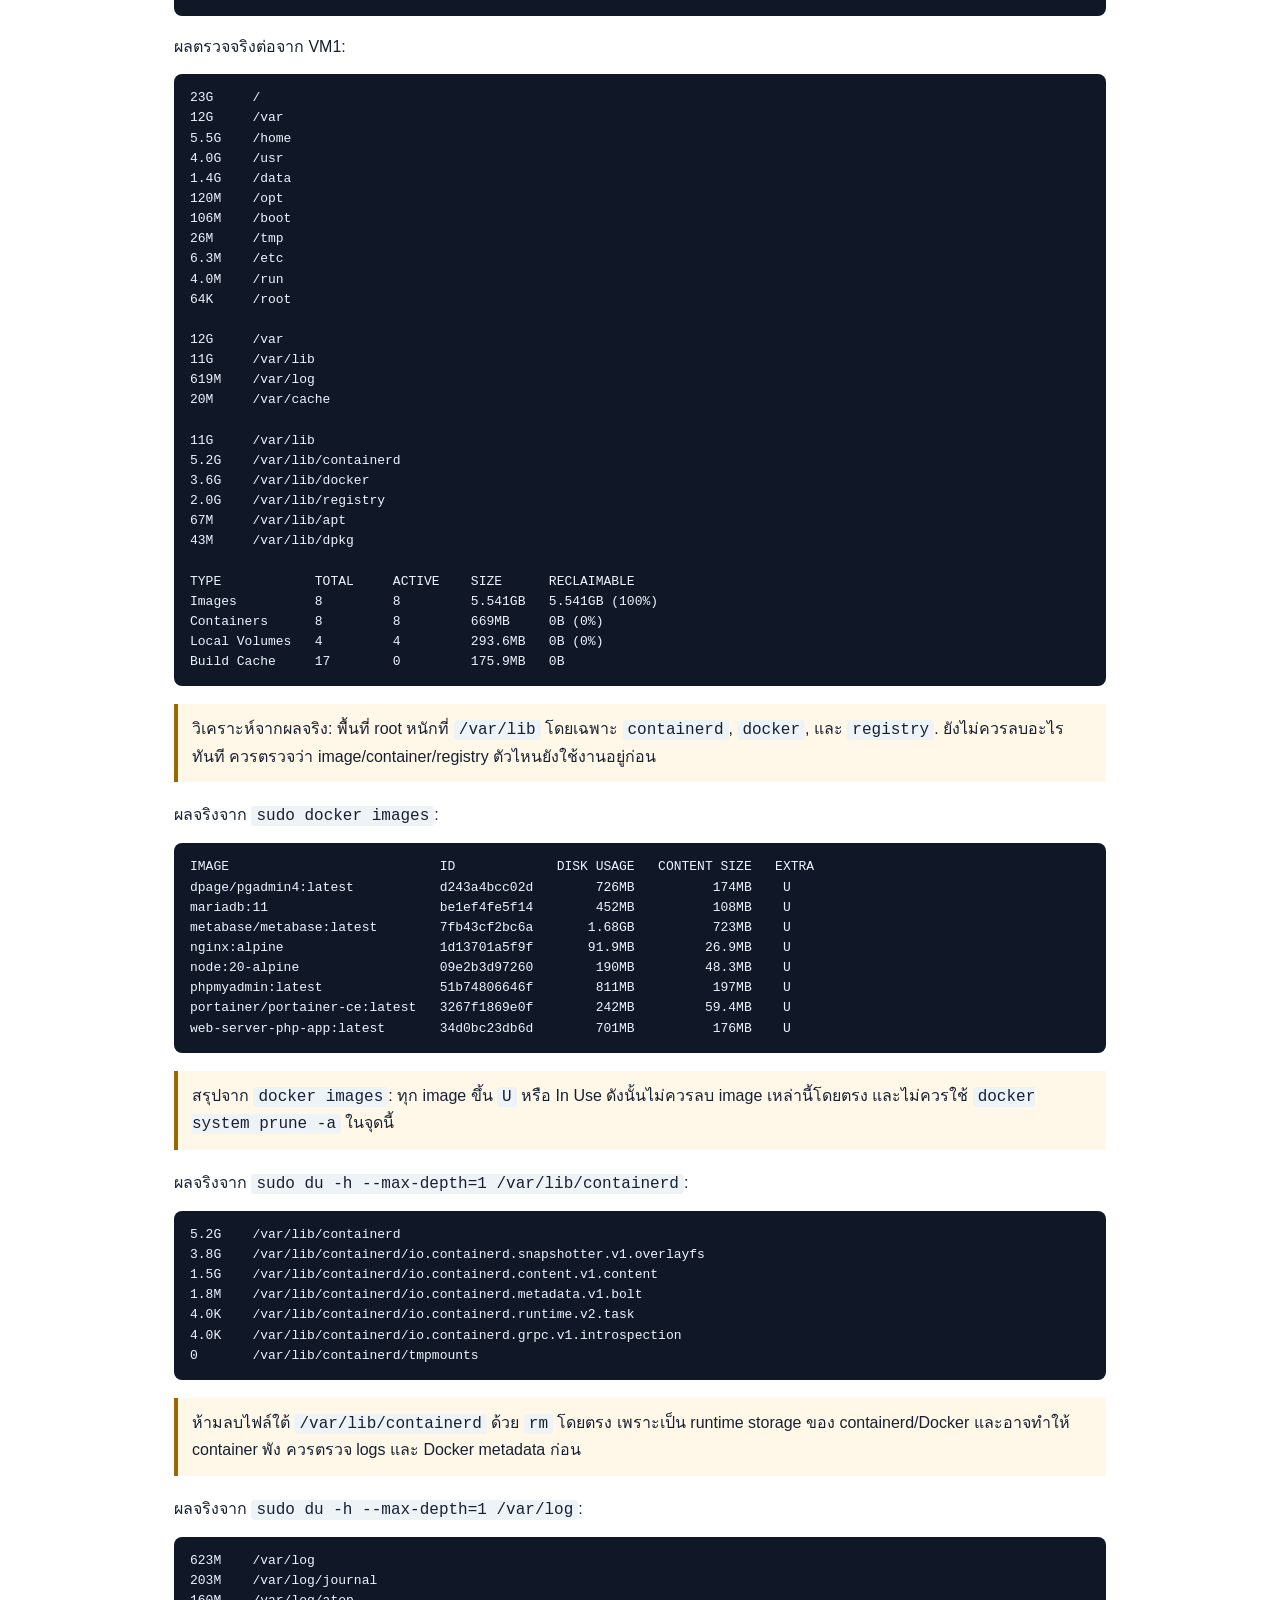
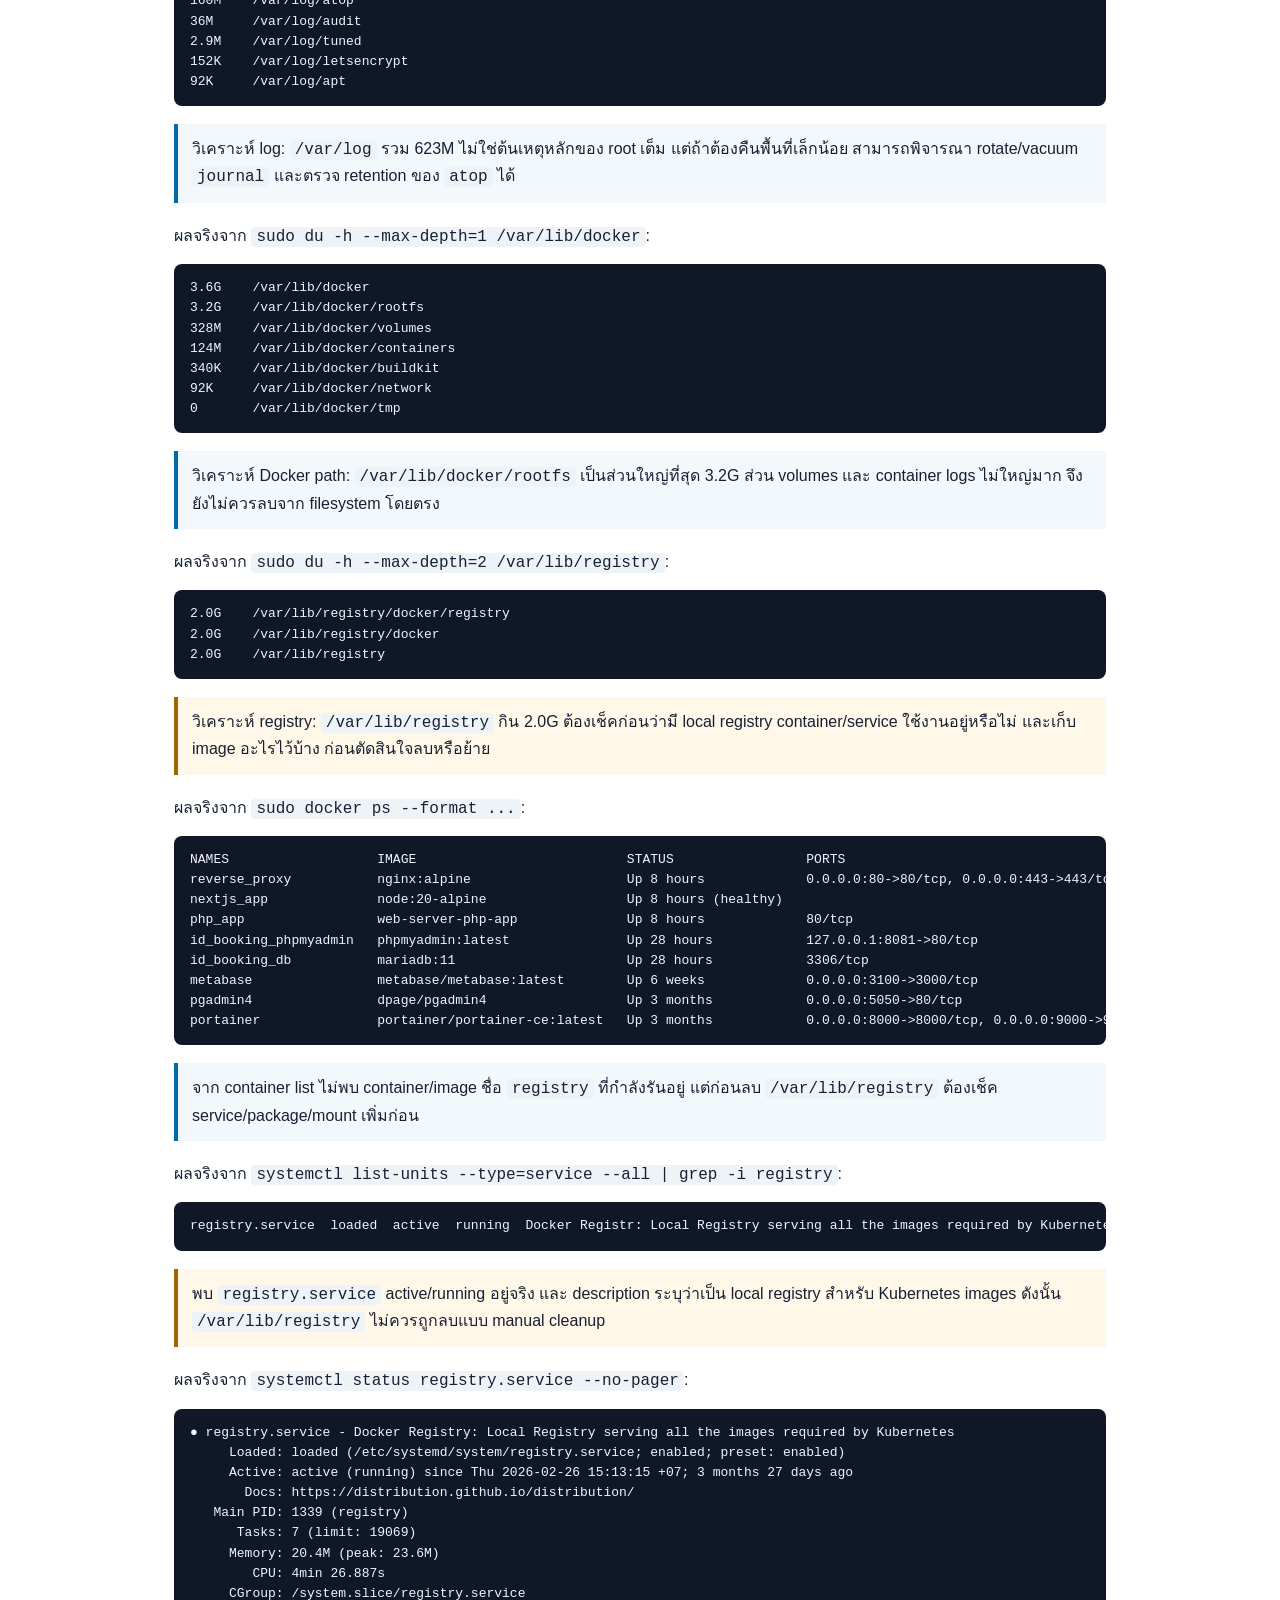
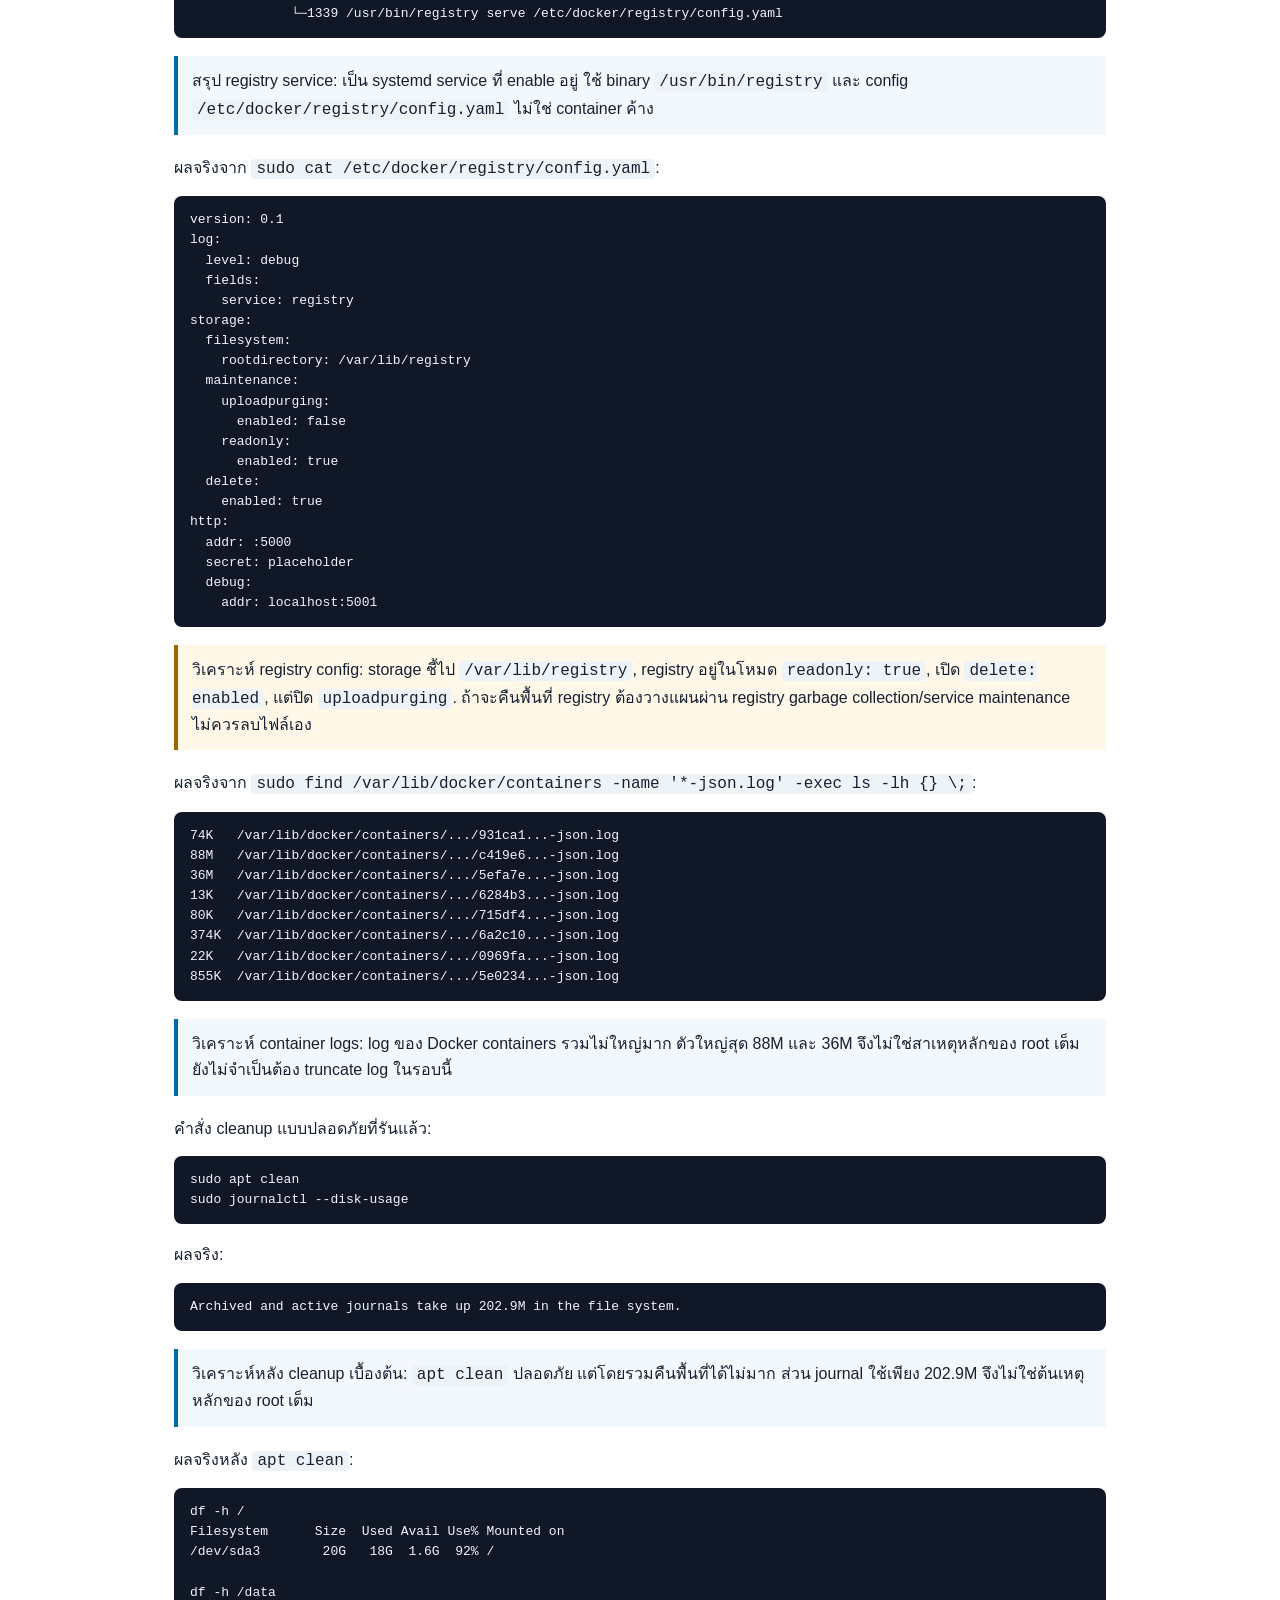
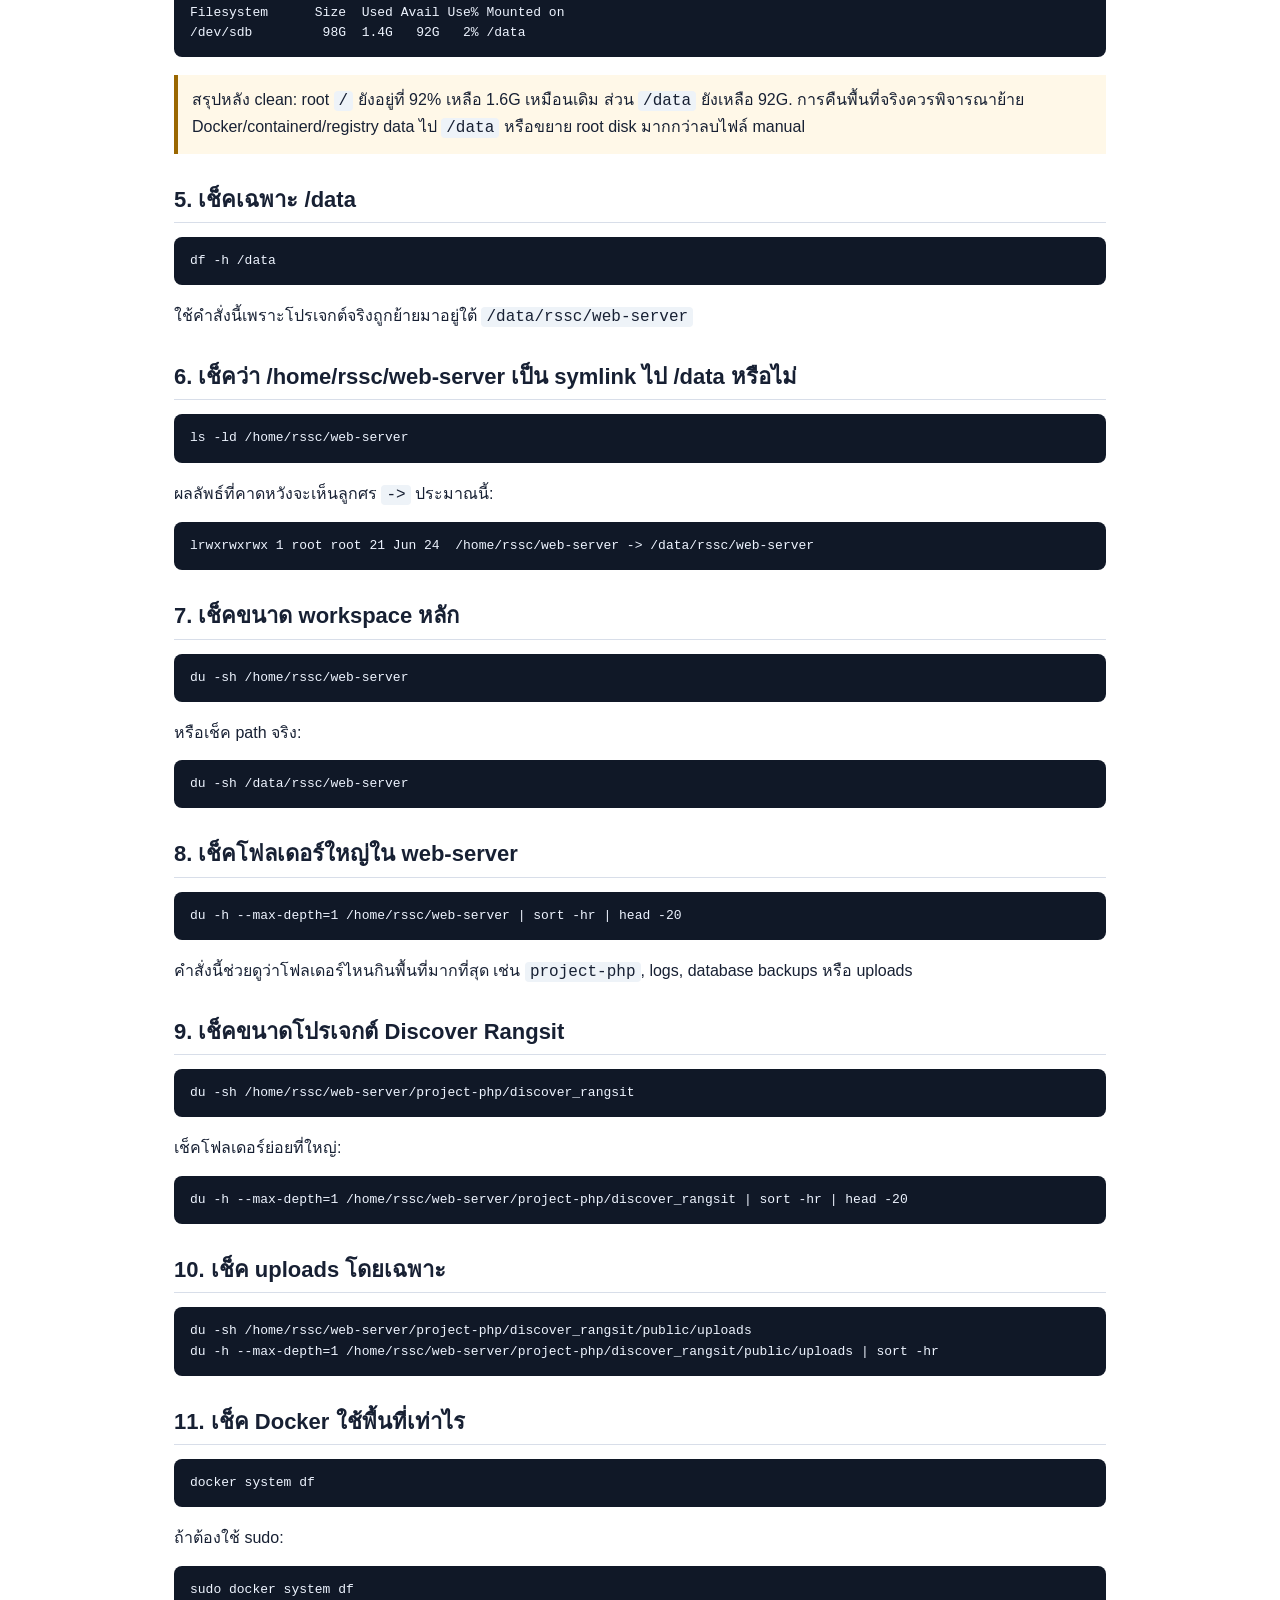
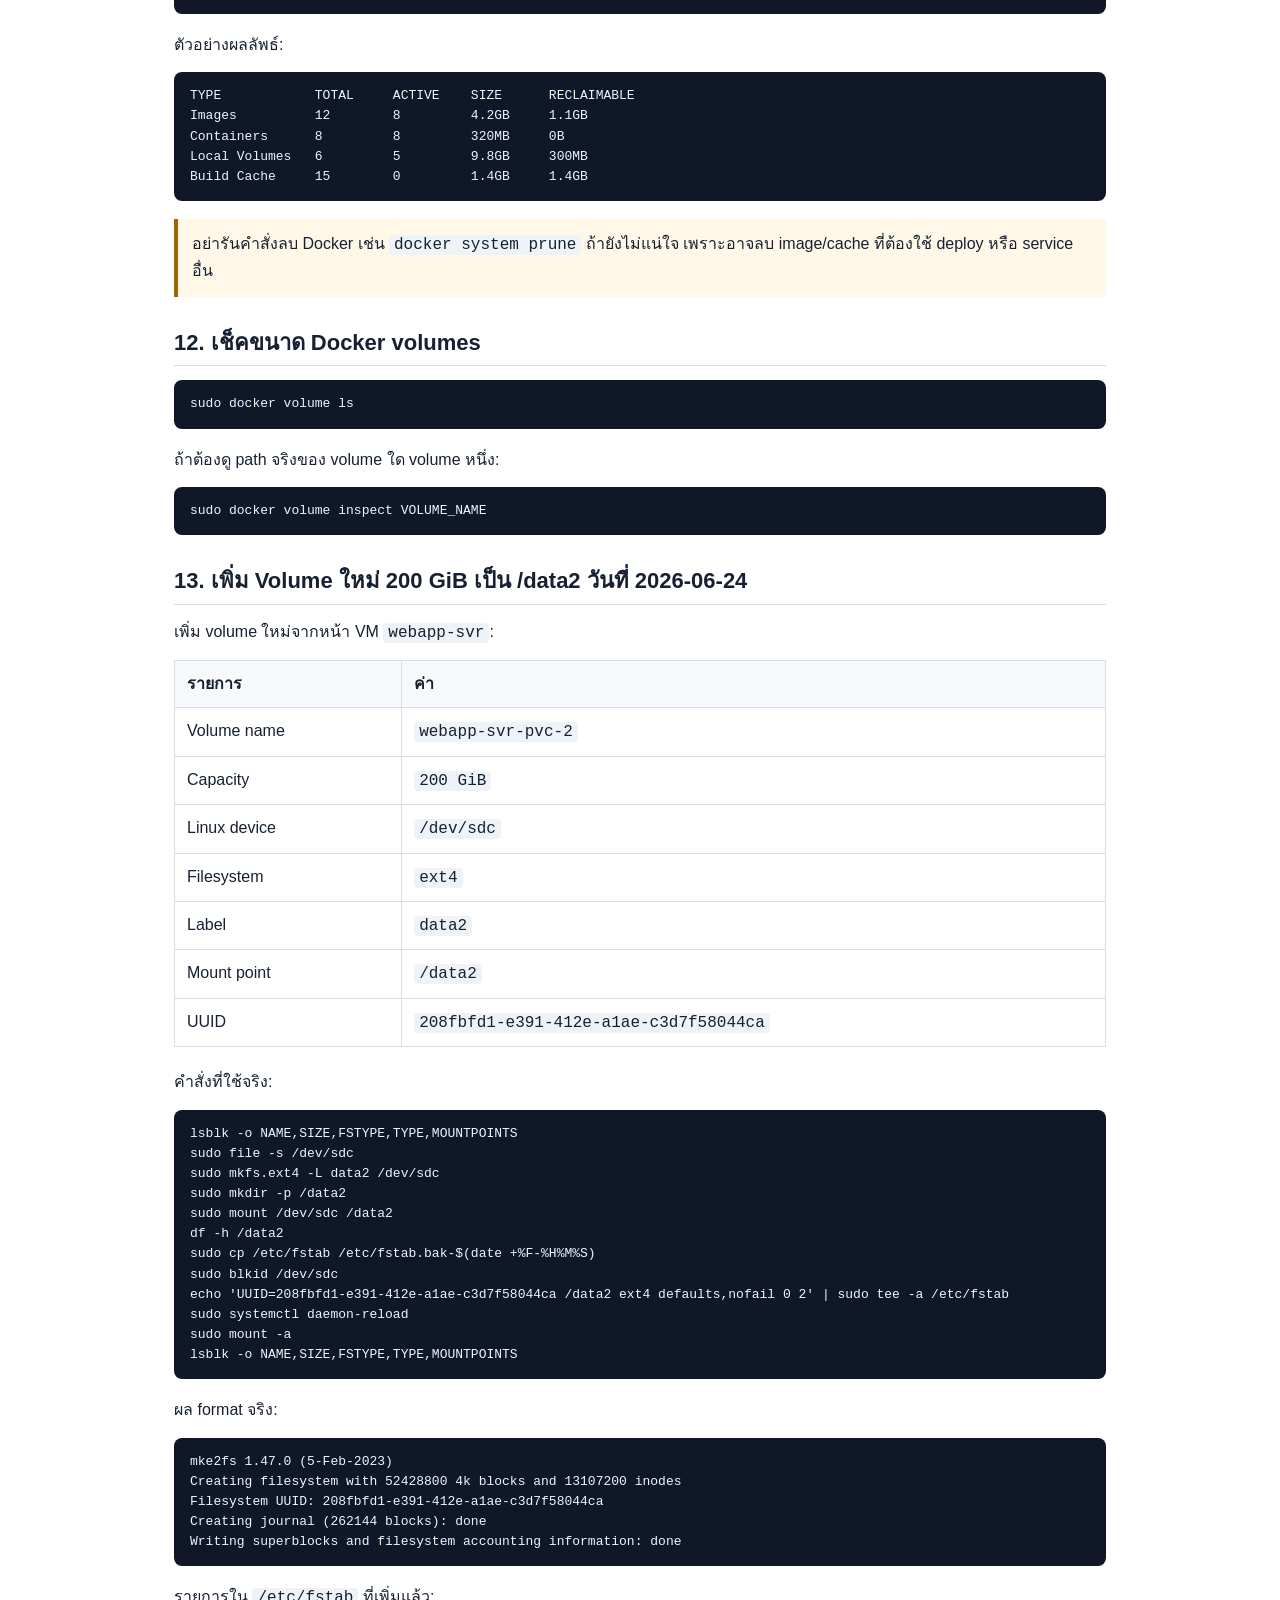
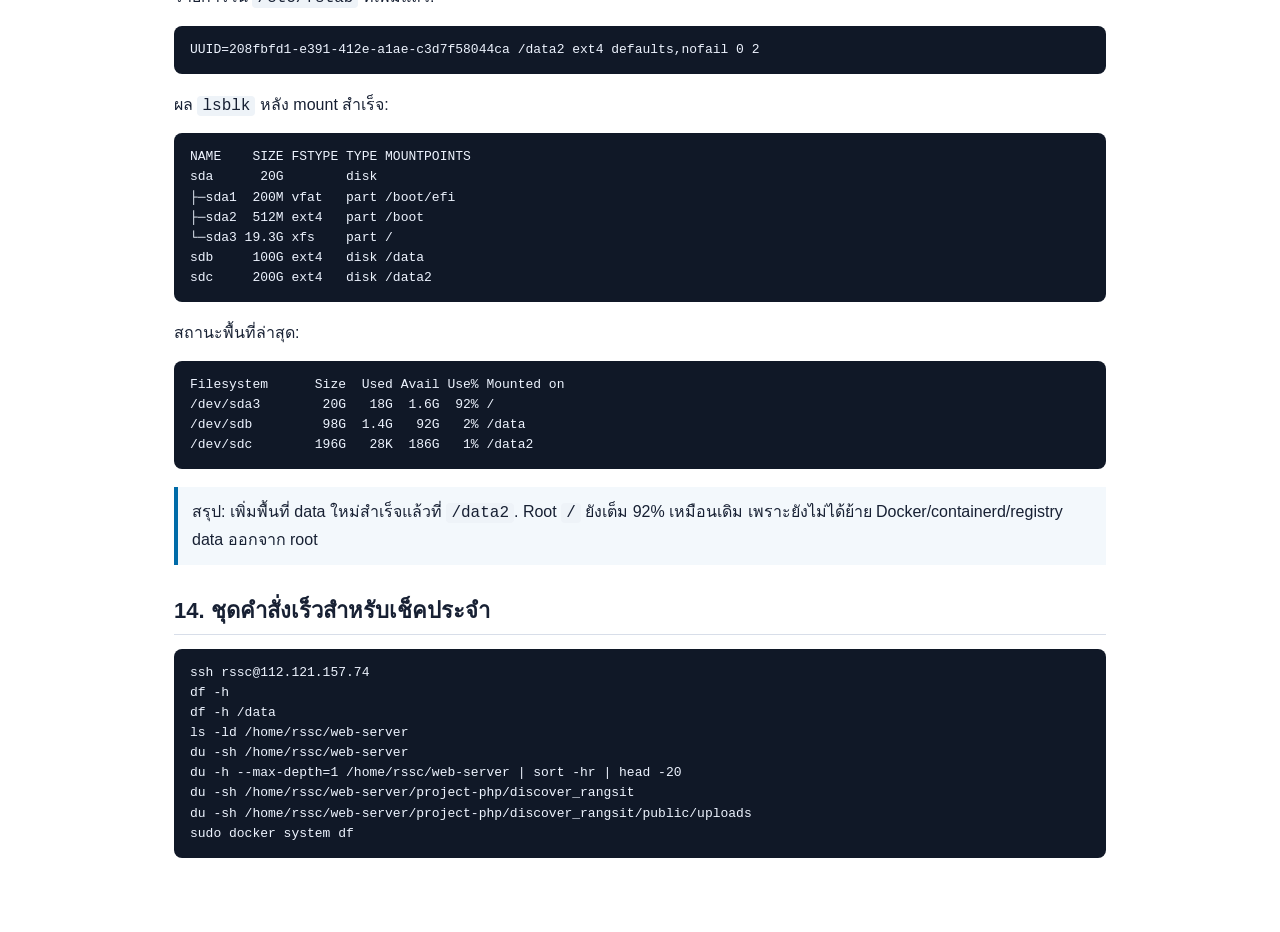
<file: .ai/vm1-disk-space-check-guide.html>
﻿<!doctype html>
<html lang="th">
<head>
  <meta charset="utf-8">
  <meta name="viewport" content="width=device-width, initial-scale=1">
  <title>VM1 Disk Space Check Guide</title>
  <style>
    :root {
      --ink: #172033;
      --muted: #536078;
      --line: #d8dee9;
      --panel: #f7f9fc;
      --code: #101827;
      --codeText: #eef4ff;
      --accent: #006ba8;
      --warn: #9a6700;
    }
    * { box-sizing: border-box; }
    body {
      margin: 0;
      color: var(--ink);
      font-family: Tahoma, "Noto Sans Thai", Arial, sans-serif;
      line-height: 1.65;
      background: #fff;
    }
    header {
      padding: 36px 24px 24px;
      border-bottom: 1px solid var(--line);
      background: #f8fbff;
    }
    main {
      max-width: 980px;
      margin: 0 auto;
      padding: 28px 24px 56px;
    }
    h1, h2 { line-height: 1.3; margin: 0 0 14px; }
    h1 { font-size: 30px; }
    h2 {
      margin-top: 32px;
      padding-bottom: 8px;
      border-bottom: 1px solid var(--line);
      font-size: 22px;
    }
    p { margin: 8px 0 14px; }
    code {
      font-family: Consolas, "Courier New", monospace;
      background: #eef3f8;
      padding: 1px 5px;
      border-radius: 4px;
    }
    pre {
      margin: 12px 0 18px;
      padding: 14px 16px;
      overflow-x: auto;
      color: var(--codeText);
      background: var(--code);
      border-radius: 8px;
      font-family: Consolas, "Courier New", monospace;
      font-size: 13px;
      line-height: 1.55;
      white-space: pre;
    }
    pre code {
      display: block;
      color: var(--codeText);
      background: transparent;
      padding: 0;
      border-radius: 0;
    }
    table {
      width: 100%;
      border-collapse: collapse;
      margin: 14px 0 22px;
    }
    th, td {
      border: 1px solid var(--line);
      padding: 10px 12px;
      text-align: left;
      vertical-align: top;
    }
    th { background: var(--panel); }
    .note {
      border-left: 4px solid var(--accent);
      background: #f3f8fc;
      padding: 12px 14px;
      margin: 14px 0 20px;
    }
    .warn {
      border-left-color: var(--warn);
      background: #fff8e8;
    }
  </style>
</head>
<body>
  <header>
    <main style="padding-top:0;padding-bottom:0">
      <h1>คู่มือ SSH เข้า VM1 เพื่อเช็คพื้นที่ว่าง</h1>
      <p>ใช้สำหรับตรวจ disk, mount, พื้นที่ของ Docker และโฟลเดอร์โปรเจกต์บน VM1 ของระบบ Discover Rangsit</p>
    </main>
  </header>

  <main>
    <h2>1. ข้อมูล VM1</h2>
    <table>
      <tr><th>รายการ</th><th>ค่า</th></tr>
      <tr><td>IP</td><td><code>112.121.157.74</code></td></tr>
      <tr><td>SSH user</td><td><code>rssc</code></td></tr>
      <tr><td>Workspace</td><td><code>/home/rssc/web-server</code></td></tr>
      <tr><td>Actual storage</td><td><code>/data/rssc/web-server</code></td></tr>
      <tr><td>Project</td><td><code>/home/rssc/web-server/project-php/discover_rangsit</code></td></tr>
    </table>

    <h2>2. SSH เข้า VM1</h2>
    <pre><code>ssh rssc@112.121.157.74</code></pre>

    <p>เมื่อเข้าได้แล้ว prompt จะคล้ายแบบนี้:</p>
    <pre><code>rssc@rssc-webapp:~$</code></pre>

    <h2>3. เช็คพื้นที่ว่างทุก filesystem</h2>
    <pre><code>df -h</code></pre>

    <p>ผลลัพธ์จริงล่าสุด:</p>
    <pre><code>Filesystem      Size  Used Avail Use% Mounted on
tmpfs           1.6G  3.9M  1.6G   1% /run
/dev/sda3        20G   18G  1.6G  92% /
tmpfs           7.9G  4.0K  7.9G   1% /dev/shm
tmpfs           5.0M     0  5.0M   0% /run/lock
efivarfs        256K   73K  179K  29% /sys/firmware/efi/efivars
/dev/sda2       488M  101M  352M  23% /boot
/dev/sda1       197M  5.1M  192M   3% /boot/efi
tmpfs           1.6G   12K  1.6G   1% /run/user/1001
/dev/sdb         98G  1.4G   92G   2% /data</code></pre>

    <div class="note">
      ดูคอลัมน์ <code>Use%</code> ถ้าเกิน 80% เริ่มควรตรวจว่าพื้นที่หายไปไหน ถ้าเกิน 90% ควรรีบจัดการ
    </div>

    <h2>4. วิเคราะห์ข้อมูลจริงวันที่ 2026-06-24</h2>

    <div class="note warn">
      สรุปจากข้อมูลจริง: root partition <code>/</code> คือ <code>/dev/sda3</code> ขนาด 20G ใช้ไป 18G เหลือ 1.6G หรือ 92% ถือว่าใกล้เต็มและควรตรวจต่อ ส่วน disk ใหม่ <code>/data</code> คือ <code>/dev/sdb</code> ขนาด 98G ใช้ไปเพียง 1.4G เหลือ 92G หรือ 2% ยังโล่งมาก
    </div>

    <p>สิ่งที่ควรทำต่อเมื่อ root <code>/</code> ใช้เกิน 90%:</p>
    <pre><code>sudo du -h --max-depth=1 / | sort -hr | head -20
sudo du -h --max-depth=1 /var | sort -hr | head -20
sudo du -h --max-depth=1 /var/lib | sort -hr | head -20
sudo docker system df</code></pre>

    <p>ผลตรวจจริงต่อจาก VM1:</p>
    <pre><code>23G     /
12G     /var
5.5G    /home
4.0G    /usr
1.4G    /data
120M    /opt
106M    /boot
26M     /tmp
6.3M    /etc
4.0M    /run
64K     /root

12G     /var
11G     /var/lib
619M    /var/log
20M     /var/cache

11G     /var/lib
5.2G    /var/lib/containerd
3.6G    /var/lib/docker
2.0G    /var/lib/registry
67M     /var/lib/apt
43M     /var/lib/dpkg

TYPE            TOTAL     ACTIVE    SIZE      RECLAIMABLE
Images          8         8         5.541GB   5.541GB (100%)
Containers      8         8         669MB     0B (0%)
Local Volumes   4         4         293.6MB   0B (0%)
Build Cache     17        0         175.9MB   0B</code></pre>

    <div class="note warn">
      วิเคราะห์จากผลจริง: พื้นที่ root หนักที่ <code>/var/lib</code> โดยเฉพาะ <code>containerd</code>, <code>docker</code>, และ <code>registry</code>. ยังไม่ควรลบอะไรทันที ควรตรวจว่า image/container/registry ตัวไหนยังใช้งานอยู่ก่อน
    </div>

    <p>ผลจริงจาก <code>sudo docker images</code>:</p>
    <pre><code>IMAGE                           ID             DISK USAGE   CONTENT SIZE   EXTRA
dpage/pgadmin4:latest           d243a4bcc02d        726MB          174MB    U
mariadb:11                      be1ef4fe5f14        452MB          108MB    U
metabase/metabase:latest        7fb43cf2bc6a       1.68GB          723MB    U
nginx:alpine                    1d13701a5f9f       91.9MB         26.9MB    U
node:20-alpine                  09e2b3d97260        190MB         48.3MB    U
phpmyadmin:latest               51b74806646f        811MB          197MB    U
portainer/portainer-ce:latest   3267f1869e0f        242MB         59.4MB    U
web-server-php-app:latest       34d0bc23db6d        701MB          176MB    U</code></pre>

    <div class="note warn">
      สรุปจาก <code>docker images</code>: ทุก image ขึ้น <code>U</code> หรือ In Use ดังนั้นไม่ควรลบ image เหล่านี้โดยตรง และไม่ควรใช้ <code>docker system prune -a</code> ในจุดนี้
    </div>

    <p>ผลจริงจาก <code>sudo du -h --max-depth=1 /var/lib/containerd</code>:</p>
    <pre><code>5.2G    /var/lib/containerd
3.8G    /var/lib/containerd/io.containerd.snapshotter.v1.overlayfs
1.5G    /var/lib/containerd/io.containerd.content.v1.content
1.8M    /var/lib/containerd/io.containerd.metadata.v1.bolt
4.0K    /var/lib/containerd/io.containerd.runtime.v2.task
4.0K    /var/lib/containerd/io.containerd.grpc.v1.introspection
0       /var/lib/containerd/tmpmounts</code></pre>

    <div class="note warn">
      ห้ามลบไฟล์ใต้ <code>/var/lib/containerd</code> ด้วย <code>rm</code> โดยตรง เพราะเป็น runtime storage ของ containerd/Docker และอาจทำให้ container พัง ควรตรวจ logs และ Docker metadata ก่อน
    </div>

    <p>ผลจริงจาก <code>sudo du -h --max-depth=1 /var/log</code>:</p>
    <pre><code>623M    /var/log
203M    /var/log/journal
160M    /var/log/atop
36M     /var/log/audit
2.9M    /var/log/tuned
152K    /var/log/letsencrypt
92K     /var/log/apt</code></pre>

    <div class="note">
      วิเคราะห์ log: <code>/var/log</code> รวม 623M ไม่ใช่ต้นเหตุหลักของ root เต็ม แต่ถ้าต้องคืนพื้นที่เล็กน้อย สามารถพิจารณา rotate/vacuum <code>journal</code> และตรวจ retention ของ <code>atop</code> ได้
    </div>

    <p>ผลจริงจาก <code>sudo du -h --max-depth=1 /var/lib/docker</code>:</p>
    <pre><code>3.6G    /var/lib/docker
3.2G    /var/lib/docker/rootfs
328M    /var/lib/docker/volumes
124M    /var/lib/docker/containers
340K    /var/lib/docker/buildkit
92K     /var/lib/docker/network
0       /var/lib/docker/tmp</code></pre>

    <div class="note">
      วิเคราะห์ Docker path: <code>/var/lib/docker/rootfs</code> เป็นส่วนใหญ่ที่สุด 3.2G ส่วน volumes และ container logs ไม่ใหญ่มาก จึงยังไม่ควรลบจาก filesystem โดยตรง
    </div>

    <p>ผลจริงจาก <code>sudo du -h --max-depth=2 /var/lib/registry</code>:</p>
    <pre><code>2.0G    /var/lib/registry/docker/registry
2.0G    /var/lib/registry/docker
2.0G    /var/lib/registry</code></pre>

    <div class="note warn">
      วิเคราะห์ registry: <code>/var/lib/registry</code> กิน 2.0G ต้องเช็คก่อนว่ามี local registry container/service ใช้งานอยู่หรือไม่ และเก็บ image อะไรไว้บ้าง ก่อนตัดสินใจลบหรือย้าย
    </div>

    <p>ผลจริงจาก <code>sudo docker ps --format ...</code>:</p>
    <pre><code>NAMES                   IMAGE                           STATUS                 PORTS
reverse_proxy           nginx:alpine                    Up 8 hours             0.0.0.0:80-&gt;80/tcp, 0.0.0.0:443-&gt;443/tcp
nextjs_app              node:20-alpine                  Up 8 hours (healthy)
php_app                 web-server-php-app              Up 8 hours             80/tcp
id_booking_phpmyadmin   phpmyadmin:latest               Up 28 hours            127.0.0.1:8081-&gt;80/tcp
id_booking_db           mariadb:11                      Up 28 hours            3306/tcp
metabase                metabase/metabase:latest        Up 6 weeks             0.0.0.0:3100-&gt;3000/tcp
pgadmin4                dpage/pgadmin4                  Up 3 months            0.0.0.0:5050-&gt;80/tcp
portainer               portainer/portainer-ce:latest   Up 3 months            0.0.0.0:8000-&gt;8000/tcp, 0.0.0.0:9000-&gt;9000/tcp, 0.0.0.0:9443-&gt;9443/tcp</code></pre>

    <div class="note">
      จาก container list ไม่พบ container/image ชื่อ <code>registry</code> ที่กำลังรันอยู่ แต่ก่อนลบ <code>/var/lib/registry</code> ต้องเช็ค service/package/mount เพิ่มก่อน
    </div>

    <p>ผลจริงจาก <code>systemctl list-units --type=service --all | grep -i registry</code>:</p>
    <pre><code>registry.service  loaded  active  running  Docker Registr: Local Registry serving all the images required by Kubernetes</code></pre>

    <div class="note warn">
      พบ <code>registry.service</code> active/running อยู่จริง และ description ระบุว่าเป็น local registry สำหรับ Kubernetes images ดังนั้น <code>/var/lib/registry</code> ไม่ควรถูกลบแบบ manual cleanup
    </div>

    <p>ผลจริงจาก <code>systemctl status registry.service --no-pager</code>:</p>
    <pre><code>● registry.service - Docker Registry: Local Registry serving all the images required by Kubernetes
     Loaded: loaded (/etc/systemd/system/registry.service; enabled; preset: enabled)
     Active: active (running) since Thu 2026-02-26 15:13:15 +07; 3 months 27 days ago
       Docs: https://distribution.github.io/distribution/
   Main PID: 1339 (registry)
      Tasks: 7 (limit: 19069)
     Memory: 20.4M (peak: 23.6M)
        CPU: 4min 26.887s
     CGroup: /system.slice/registry.service
             └─1339 /usr/bin/registry serve /etc/docker/registry/config.yaml</code></pre>

    <div class="note">
      สรุป registry service: เป็น systemd service ที่ enable อยู่ ใช้ binary <code>/usr/bin/registry</code> และ config <code>/etc/docker/registry/config.yaml</code> ไม่ใช่ container ค้าง
    </div>

    <p>ผลจริงจาก <code>sudo cat /etc/docker/registry/config.yaml</code>:</p>
    <pre><code>version: 0.1
log:
  level: debug
  fields:
    service: registry
storage:
  filesystem:
    rootdirectory: /var/lib/registry
  maintenance:
    uploadpurging:
      enabled: false
    readonly:
      enabled: true
  delete:
    enabled: true
http:
  addr: :5000
  secret: placeholder
  debug:
    addr: localhost:5001</code></pre>

    <div class="note warn">
      วิเคราะห์ registry config: storage ชี้ไป <code>/var/lib/registry</code>, registry อยู่ในโหมด <code>readonly: true</code>, เปิด <code>delete: enabled</code>, แต่ปิด <code>uploadpurging</code>. ถ้าจะคืนพื้นที่ registry ต้องวางแผนผ่าน registry garbage collection/service maintenance ไม่ควรลบไฟล์เอง
    </div>

    <p>ผลจริงจาก <code>sudo find /var/lib/docker/containers -name '*-json.log' -exec ls -lh {} \;</code>:</p>
    <pre><code>74K   /var/lib/docker/containers/.../931ca1...-json.log
88M   /var/lib/docker/containers/.../c419e6...-json.log
36M   /var/lib/docker/containers/.../5efa7e...-json.log
13K   /var/lib/docker/containers/.../6284b3...-json.log
80K   /var/lib/docker/containers/.../715df4...-json.log
374K  /var/lib/docker/containers/.../6a2c10...-json.log
22K   /var/lib/docker/containers/.../0969fa...-json.log
855K  /var/lib/docker/containers/.../5e0234...-json.log</code></pre>

    <div class="note">
      วิเคราะห์ container logs: log ของ Docker containers รวมไม่ใหญ่มาก ตัวใหญ่สุด 88M และ 36M จึงไม่ใช่สาเหตุหลักของ root เต็ม ยังไม่จำเป็นต้อง truncate log ในรอบนี้
    </div>

    <p>คำสั่ง cleanup แบบปลอดภัยที่รันแล้ว:</p>
    <pre><code>sudo apt clean
sudo journalctl --disk-usage</code></pre>

    <p>ผลจริง:</p>
    <pre><code>Archived and active journals take up 202.9M in the file system.</code></pre>

    <div class="note">
      วิเคราะห์หลัง cleanup เบื้องต้น: <code>apt clean</code> ปลอดภัย แต่โดยรวมคืนพื้นที่ได้ไม่มาก ส่วน journal ใช้เพียง 202.9M จึงไม่ใช่ต้นเหตุหลักของ root เต็ม
    </div>

    <p>ผลจริงหลัง <code>apt clean</code>:</p>
    <pre><code>df -h /
Filesystem      Size  Used Avail Use% Mounted on
/dev/sda3        20G   18G  1.6G  92% /

df -h /data
Filesystem      Size  Used Avail Use% Mounted on
/dev/sdb         98G  1.4G   92G   2% /data</code></pre>

    <div class="note warn">
      สรุปหลัง clean: root <code>/</code> ยังอยู่ที่ 92% เหลือ 1.6G เหมือนเดิม ส่วน <code>/data</code> ยังเหลือ 92G. การคืนพื้นที่จริงควรพิจารณาย้าย Docker/containerd/registry data ไป <code>/data</code> หรือขยาย root disk มากกว่าลบไฟล์ manual
    </div>

    <h2>5. เช็คเฉพาะ /data</h2>
    <pre><code>df -h /data</code></pre>

    <p>ใช้คำสั่งนี้เพราะโปรเจกต์จริงถูกย้ายมาอยู่ใต้ <code>/data/rssc/web-server</code></p>

    <h2>6. เช็คว่า /home/rssc/web-server เป็น symlink ไป /data หรือไม่</h2>
    <pre><code>ls -ld /home/rssc/web-server</code></pre>

    <p>ผลลัพธ์ที่คาดหวังจะเห็นลูกศร <code>-&gt;</code> ประมาณนี้:</p>
    <pre><code>lrwxrwxrwx 1 root root 21 Jun 24  /home/rssc/web-server -&gt; /data/rssc/web-server</code></pre>

    <h2>7. เช็คขนาด workspace หลัก</h2>
    <pre><code>du -sh /home/rssc/web-server</code></pre>

    <p>หรือเช็ค path จริง:</p>
    <pre><code>du -sh /data/rssc/web-server</code></pre>

    <h2>8. เช็คโฟลเดอร์ใหญ่ใน web-server</h2>
    <pre><code>du -h --max-depth=1 /home/rssc/web-server | sort -hr | head -20</code></pre>

    <p>คำสั่งนี้ช่วยดูว่าโฟลเดอร์ไหนกินพื้นที่มากที่สุด เช่น <code>project-php</code>, logs, database backups หรือ uploads</p>

    <h2>9. เช็คขนาดโปรเจกต์ Discover Rangsit</h2>
    <pre><code>du -sh /home/rssc/web-server/project-php/discover_rangsit</code></pre>

    <p>เช็คโฟลเดอร์ย่อยที่ใหญ่:</p>
    <pre><code>du -h --max-depth=1 /home/rssc/web-server/project-php/discover_rangsit | sort -hr | head -20</code></pre>

    <h2>10. เช็ค uploads โดยเฉพาะ</h2>
    <pre><code>du -sh /home/rssc/web-server/project-php/discover_rangsit/public/uploads
du -h --max-depth=1 /home/rssc/web-server/project-php/discover_rangsit/public/uploads | sort -hr</code></pre>

    <h2>11. เช็ค Docker ใช้พื้นที่เท่าไร</h2>
    <pre><code>docker system df</code></pre>

    <p>ถ้าต้องใช้ sudo:</p>
    <pre><code>sudo docker system df</code></pre>

    <p>ตัวอย่างผลลัพธ์:</p>
    <pre><code>TYPE            TOTAL     ACTIVE    SIZE      RECLAIMABLE
Images          12        8         4.2GB     1.1GB
Containers      8         8         320MB     0B
Local Volumes   6         5         9.8GB     300MB
Build Cache     15        0         1.4GB     1.4GB</code></pre>

    <div class="note warn">
      อย่ารันคำสั่งลบ Docker เช่น <code>docker system prune</code> ถ้ายังไม่แน่ใจ เพราะอาจลบ image/cache ที่ต้องใช้ deploy หรือ service อื่น
    </div>

    <h2>12. เช็คขนาด Docker volumes</h2>
    <pre><code>sudo docker volume ls</code></pre>

    <p>ถ้าต้องดู path จริงของ volume ใด volume หนึ่ง:</p>
    <pre><code>sudo docker volume inspect VOLUME_NAME</code></pre>

    <h2>13. เพิ่ม Volume ใหม่ 200 GiB เป็น /data2 วันที่ 2026-06-24</h2>
    <p>เพิ่ม volume ใหม่จากหน้า VM <code>webapp-svr</code>:</p>
    <table>
      <tr><th>รายการ</th><th>ค่า</th></tr>
      <tr><td>Volume name</td><td><code>webapp-svr-pvc-2</code></td></tr>
      <tr><td>Capacity</td><td><code>200 GiB</code></td></tr>
      <tr><td>Linux device</td><td><code>/dev/sdc</code></td></tr>
      <tr><td>Filesystem</td><td><code>ext4</code></td></tr>
      <tr><td>Label</td><td><code>data2</code></td></tr>
      <tr><td>Mount point</td><td><code>/data2</code></td></tr>
      <tr><td>UUID</td><td><code>208fbfd1-e391-412e-a1ae-c3d7f58044ca</code></td></tr>
    </table>

    <p>คำสั่งที่ใช้จริง:</p>
    <pre><code>lsblk -o NAME,SIZE,FSTYPE,TYPE,MOUNTPOINTS
sudo file -s /dev/sdc
sudo mkfs.ext4 -L data2 /dev/sdc
sudo mkdir -p /data2
sudo mount /dev/sdc /data2
df -h /data2
sudo cp /etc/fstab /etc/fstab.bak-$(date +%F-%H%M%S)
sudo blkid /dev/sdc
echo 'UUID=208fbfd1-e391-412e-a1ae-c3d7f58044ca /data2 ext4 defaults,nofail 0 2' | sudo tee -a /etc/fstab
sudo systemctl daemon-reload
sudo mount -a
lsblk -o NAME,SIZE,FSTYPE,TYPE,MOUNTPOINTS</code></pre>

    <p>ผล format จริง:</p>
    <pre><code>mke2fs 1.47.0 (5-Feb-2023)
Creating filesystem with 52428800 4k blocks and 13107200 inodes
Filesystem UUID: 208fbfd1-e391-412e-a1ae-c3d7f58044ca
Creating journal (262144 blocks): done
Writing superblocks and filesystem accounting information: done</code></pre>

    <p>รายการใน <code>/etc/fstab</code> ที่เพิ่มแล้ว:</p>
    <pre><code>UUID=208fbfd1-e391-412e-a1ae-c3d7f58044ca /data2 ext4 defaults,nofail 0 2</code></pre>

    <p>ผล <code>lsblk</code> หลัง mount สำเร็จ:</p>
    <pre><code>NAME    SIZE FSTYPE TYPE MOUNTPOINTS
sda      20G        disk
├─sda1  200M vfat   part /boot/efi
├─sda2  512M ext4   part /boot
└─sda3 19.3G xfs    part /
sdb     100G ext4   disk /data
sdc     200G ext4   disk /data2</code></pre>

    <p>สถานะพื้นที่ล่าสุด:</p>
    <pre><code>Filesystem      Size  Used Avail Use% Mounted on
/dev/sda3        20G   18G  1.6G  92% /
/dev/sdb         98G  1.4G   92G   2% /data
/dev/sdc        196G   28K  186G   1% /data2</code></pre>

    <div class="note">
      สรุป: เพิ่มพื้นที่ data ใหม่สำเร็จแล้วที่ <code>/data2</code>. Root <code>/</code> ยังเต็ม 92% เหมือนเดิม เพราะยังไม่ได้ย้าย Docker/containerd/registry data ออกจาก root
    </div>
    <h2>14. ชุดคำสั่งเร็วสำหรับเช็คประจำ</h2>
    <pre><code>ssh rssc@112.121.157.74
df -h
df -h /data
ls -ld /home/rssc/web-server
du -sh /home/rssc/web-server
du -h --max-depth=1 /home/rssc/web-server | sort -hr | head -20
du -sh /home/rssc/web-server/project-php/discover_rangsit
du -sh /home/rssc/web-server/project-php/discover_rangsit/public/uploads
sudo docker system df</code></pre>
  </main>
</body>
</html>
</file>
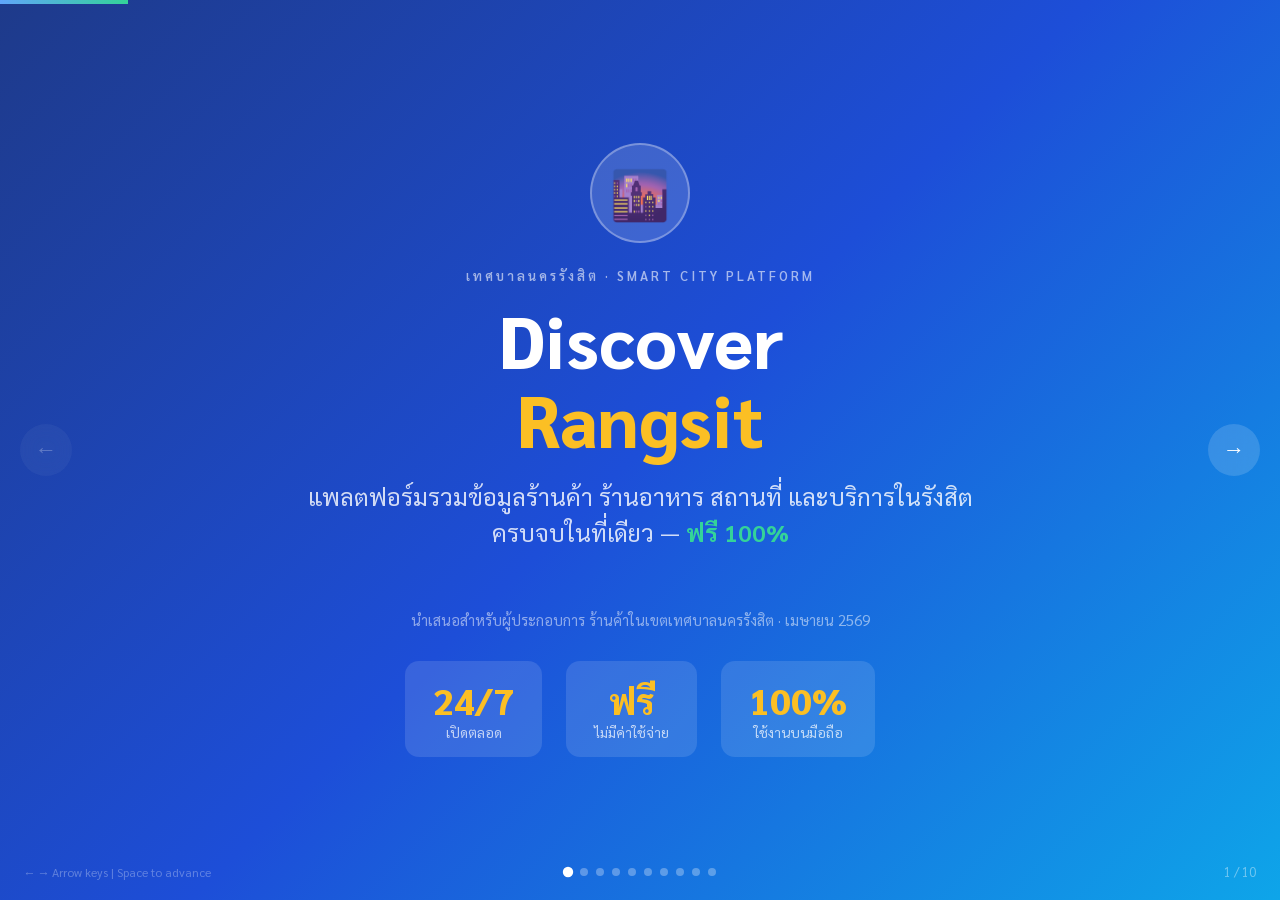
<file: public/presentation.html>
<!DOCTYPE html>
<html lang="th">
<head>
<meta charset="UTF-8">
<meta name="viewport" content="width=device-width, initial-scale=1.0">
<title>Discover Rangsit — นำเสนอสำหรับผู้ประกอบการ</title>
<style>
  @import url('https://fonts.googleapis.com/css2?family=Sarabun:wght@300;400;600;700;800&display=swap');

  * { margin: 0; padding: 0; box-sizing: border-box; }

  body {
    font-family: 'Sarabun', sans-serif;
    background: #0f172a;
    color: #fff;
    overflow: hidden;
    height: 100vh;
    width: 100vw;
  }

  /* Slide Container */
  .slideshow {
    width: 100%;
    height: 100vh;
    position: relative;
    overflow: hidden;
  }

  .slide {
    position: absolute;
    top: 0; left: 0;
    width: 100%; height: 100%;
    display: flex;
    flex-direction: column;
    justify-content: center;
    align-items: center;
    padding: 60px;
    opacity: 0;
    transform: translateX(80px);
    transition: opacity 0.5s ease, transform 0.5s ease;
    pointer-events: none;
  }

  .slide.active {
    opacity: 1;
    transform: translateX(0);
    pointer-events: all;
  }

  .slide.exit {
    opacity: 0;
    transform: translateX(-80px);
  }

  /* Navigation */
  .nav-btn {
    position: fixed;
    top: 50%;
    transform: translateY(-50%);
    background: rgba(255,255,255,0.15);
    border: none;
    color: #fff;
    width: 52px; height: 52px;
    border-radius: 50%;
    font-size: 22px;
    cursor: pointer;
    z-index: 100;
    backdrop-filter: blur(10px);
    transition: background 0.2s;
  }
  .nav-btn:hover { background: rgba(255,255,255,0.3); }
  .nav-btn.prev { left: 20px; }
  .nav-btn.next { right: 20px; }

  /* Progress Bar */
  .progress-bar {
    position: fixed;
    top: 0; left: 0;
    height: 4px;
    background: linear-gradient(90deg, #60a5fa, #34d399);
    transition: width 0.4s ease;
    z-index: 100;
  }

  /* Slide Counter */
  .slide-counter {
    position: fixed;
    bottom: 24px;
    left: 50%;
    transform: translateX(-50%);
    display: flex;
    gap: 8px;
    z-index: 100;
  }
  .dot {
    width: 8px; height: 8px;
    border-radius: 50%;
    background: rgba(255,255,255,0.3);
    cursor: pointer;
    transition: background 0.2s, transform 0.2s;
  }
  .dot.active {
    background: #fff;
    transform: scale(1.3);
  }

  /* Slide number label */
  .slide-num {
    position: fixed;
    bottom: 20px;
    right: 24px;
    font-size: 13px;
    color: rgba(255,255,255,0.4);
    z-index: 100;
  }

  /* Keyboard hint */
  .key-hint {
    position: fixed;
    bottom: 20px;
    left: 24px;
    font-size: 12px;
    color: rgba(255,255,255,0.3);
    z-index: 100;
  }

  /* ===== SLIDE THEMES ===== */

  /* Slide 1: Cover */
  .slide-1 {
    background: linear-gradient(135deg, #1e3a8a 0%, #1d4ed8 50%, #0ea5e9 100%);
    text-align: center;
  }

  /* Slide 2: About */
  .slide-2 {
    background: linear-gradient(135deg, #0f172a 0%, #1e293b 100%);
  }

  /* Slide 3: Benefits */
  .slide-3 {
    background: linear-gradient(135deg, #064e3b 0%, #065f46 100%);
  }

  /* Slide 4: Features */
  .slide-4 {
    background: linear-gradient(135deg, #1e1b4b 0%, #312e81 100%);
  }

  /* Slide 5: Login methods */
  .slide-5 {
    background: linear-gradient(135deg, #0c4a6e 0%, #075985 100%);
  }

  /* Slide 6: Steps */
  .slide-6 {
    background: linear-gradient(135deg, #1a1a2e 0%, #16213e 100%);
  }

  /* Slide 7: Fill form */
  .slide-7 {
    background: linear-gradient(135deg, #4a044e 0%, #701a75 100%);
  }

  /* Slide 8: Place profile */
  .slide-8 {
    background: linear-gradient(135deg, #7c2d12 0%, #9a3412 100%);
  }

  /* Slide 9: Map */
  .slide-9 {
    background: linear-gradient(135deg, #14532d 0%, #166534 100%);
  }

  /* Slide 10: CTA */
  .slide-10 {
    background: linear-gradient(135deg, #172554 0%, #1e3a8a 50%, #1d4ed8 100%);
    text-align: center;
  }

  /* ===== TYPOGRAPHY ===== */
  .slide-tag {
    font-size: 13px;
    font-weight: 600;
    letter-spacing: 3px;
    text-transform: uppercase;
    color: rgba(255,255,255,0.6);
    margin-bottom: 16px;
  }

  h1.main-title {
    font-size: 72px;
    font-weight: 800;
    line-height: 1.1;
    margin-bottom: 20px;
  }

  h2.slide-title {
    font-size: 48px;
    font-weight: 800;
    line-height: 1.2;
    margin-bottom: 12px;
  }

  h3.slide-subtitle {
    font-size: 24px;
    font-weight: 400;
    color: rgba(255,255,255,0.8);
    margin-bottom: 40px;
    line-height: 1.5;
  }

  .highlight { color: #fbbf24; }
  .highlight-green { color: #34d399; }
  .highlight-blue { color: #60a5fa; }

  /* ===== CARDS ===== */
  .card-grid {
    display: grid;
    grid-template-columns: repeat(3, 1fr);
    gap: 20px;
    width: 100%;
    max-width: 900px;
    margin-top: 20px;
  }

  .card-grid-2 {
    grid-template-columns: repeat(2, 1fr);
    max-width: 700px;
  }

  .card-grid-4 {
    grid-template-columns: repeat(4, 1fr);
    max-width: 960px;
  }

  .card {
    background: rgba(255,255,255,0.1);
    border: 1px solid rgba(255,255,255,0.15);
    border-radius: 16px;
    padding: 24px 20px;
    text-align: center;
    backdrop-filter: blur(10px);
    transition: transform 0.2s, background 0.2s;
  }

  .card:hover {
    transform: translateY(-4px);
    background: rgba(255,255,255,0.18);
  }

  .card .icon {
    font-size: 40px;
    margin-bottom: 12px;
    display: block;
  }

  .card h4 {
    font-size: 18px;
    font-weight: 700;
    margin-bottom: 6px;
  }

  .card p {
    font-size: 14px;
    color: rgba(255,255,255,0.7);
    line-height: 1.5;
  }

  /* ===== BENEFIT LIST ===== */
  .benefit-list {
    list-style: none;
    width: 100%;
    max-width: 720px;
    margin-top: 20px;
  }

  .benefit-list li {
    display: flex;
    align-items: flex-start;
    gap: 16px;
    background: rgba(255,255,255,0.08);
    border: 1px solid rgba(255,255,255,0.12);
    border-radius: 12px;
    padding: 16px 20px;
    margin-bottom: 12px;
    font-size: 18px;
  }

  .benefit-list .check {
    font-size: 22px;
    flex-shrink: 0;
    margin-top: 2px;
  }

  .benefit-list .txt strong {
    display: block;
    font-size: 18px;
    font-weight: 700;
  }

  .benefit-list .txt span {
    font-size: 14px;
    color: rgba(255,255,255,0.65);
  }

  /* ===== STEPS ===== */
  .steps-grid {
    display: grid;
    grid-template-columns: repeat(3, 1fr);
    gap: 16px;
    width: 100%;
    max-width: 960px;
    margin-top: 20px;
  }

  .step-card {
    background: rgba(255,255,255,0.08);
    border: 1px solid rgba(255,255,255,0.15);
    border-radius: 14px;
    padding: 20px 16px;
    position: relative;
  }

  .step-num {
    width: 36px; height: 36px;
    background: #3b82f6;
    border-radius: 50%;
    display: flex;
    align-items: center;
    justify-content: center;
    font-size: 16px;
    font-weight: 800;
    margin-bottom: 10px;
  }

  .step-card h4 {
    font-size: 16px;
    font-weight: 700;
    margin-bottom: 4px;
  }

  .step-card p {
    font-size: 13px;
    color: rgba(255,255,255,0.65);
    line-height: 1.5;
  }

  /* ===== TWO COLUMN LAYOUT ===== */
  .two-col {
    display: grid;
    grid-template-columns: 1fr 1fr;
    gap: 40px;
    width: 100%;
    max-width: 960px;
    align-items: center;
  }

  .info-list {
    list-style: none;
  }

  .info-list li {
    padding: 10px 0;
    border-bottom: 1px solid rgba(255,255,255,0.1);
    font-size: 17px;
    display: flex;
    align-items: center;
    gap: 12px;
  }

  .info-list li:last-child { border-bottom: none; }

  /* ===== FREE BADGE ===== */
  .free-badge {
    display: inline-block;
    background: linear-gradient(135deg, #f59e0b, #ef4444);
    color: #fff;
    font-size: 28px;
    font-weight: 800;
    padding: 10px 32px;
    border-radius: 50px;
    margin: 20px 0;
    box-shadow: 0 8px 32px rgba(239,68,68,0.4);
    animation: pulse-badge 2s ease-in-out infinite;
  }

  @keyframes pulse-badge {
    0%, 100% { box-shadow: 0 8px 32px rgba(239,68,68,0.4); }
    50% { box-shadow: 0 8px 48px rgba(239,68,68,0.7); }
  }

  /* ===== URL Display ===== */
  .url-box {
    background: rgba(255,255,255,0.12);
    border: 2px solid rgba(255,255,255,0.3);
    border-radius: 16px;
    padding: 20px 40px;
    font-size: 32px;
    font-weight: 700;
    letter-spacing: 1px;
    margin: 24px 0;
    color: #fbbf24;
  }

  /* Login methods */
  .login-card {
    background: rgba(255,255,255,0.1);
    border: 1px solid rgba(255,255,255,0.2);
    border-radius: 20px;
    padding: 32px 28px;
    text-align: center;
    flex: 1;
  }

  .login-icon {
    font-size: 52px;
    margin-bottom: 12px;
    display: block;
  }

  .login-card h4 {
    font-size: 22px;
    font-weight: 700;
    margin-bottom: 6px;
  }

  .login-card p {
    font-size: 15px;
    color: rgba(255,255,255,0.7);
  }

  /* Map features */
  .map-feature-list {
    list-style: none;
    max-width: 600px;
    margin-top: 20px;
  }

  .map-feature-list li {
    font-size: 20px;
    padding: 12px 0;
    border-bottom: 1px solid rgba(255,255,255,0.1);
    display: flex;
    align-items: center;
    gap: 14px;
  }

  /* Divider */
  .divider {
    width: 60px; height: 4px;
    background: linear-gradient(90deg, #60a5fa, #34d399);
    border-radius: 2px;
    margin: 16px 0 24px;
  }

  /* Print Mode */
  @media print {
    body { background: #fff; overflow: visible; }
    .slideshow { height: auto; overflow: visible; }
    .slide {
      position: relative;
      opacity: 1;
      transform: none;
      page-break-after: always;
      height: 100vh;
      min-height: 600px;
    }
    .nav-btn, .progress-bar, .slide-counter, .slide-num, .key-hint { display: none; }
  }

  /* Full bleed logo area */
  .logo-circle {
    width: 100px; height: 100px;
    background: rgba(255,255,255,0.15);
    border-radius: 50%;
    display: flex;
    align-items: center;
    justify-content: center;
    font-size: 48px;
    margin: 0 auto 24px;
    border: 2px solid rgba(255,255,255,0.3);
  }

  /* Stats row */
  .stats-row {
    display: flex;
    gap: 24px;
    margin-top: 32px;
    justify-content: center;
  }

  .stat-box {
    background: rgba(255,255,255,0.12);
    border-radius: 14px;
    padding: 16px 28px;
    text-align: center;
  }

  .stat-box .num {
    font-size: 36px;
    font-weight: 800;
    color: #fbbf24;
  }

  .stat-box .lbl {
    font-size: 14px;
    color: rgba(255,255,255,0.7);
  }

  /* Social row */
  .social-row {
    display: flex;
    gap: 12px;
    flex-wrap: wrap;
    justify-content: center;
    margin-top: 20px;
  }

  .social-pill {
    background: rgba(255,255,255,0.12);
    border: 1px solid rgba(255,255,255,0.2);
    border-radius: 50px;
    padding: 8px 18px;
    font-size: 15px;
    font-weight: 600;
    display: flex;
    align-items: center;
    gap: 8px;
  }

  /* Approval timeline */
  .timeline {
    display: flex;
    align-items: center;
    gap: 0;
    margin-top: 32px;
  }

  .tl-step {
    background: rgba(255,255,255,0.1);
    border-radius: 12px;
    padding: 16px 20px;
    text-align: center;
    font-size: 15px;
    font-weight: 600;
    min-width: 140px;
  }

  .tl-arrow {
    font-size: 24px;
    color: rgba(255,255,255,0.4);
    margin: 0 8px;
  }
</style>
</head>
<body>

<div class="progress-bar" id="progressBar"></div>

<div class="slideshow" id="slideshow">

  <!-- ====== SLIDE 1: COVER ====== -->
  <div class="slide slide-1 active">
    <div class="logo-circle">🌆</div>
    <div class="slide-tag">เทศบาลนครรังสิต · Smart City Platform</div>
    <h1 class="main-title">Discover<br><span class="highlight">Rangsit</span></h1>
    <h3 class="slide-subtitle">แพลตฟอร์มรวมข้อมูลร้านค้า ร้านอาหาร สถานที่ และบริการในรังสิต<br>ครบจบในที่เดียว — <strong style="color:#34d399">ฟรี 100%</strong></h3>
    <div style="font-size:15px; color:rgba(255,255,255,0.5); margin-top: 20px;">
      นำเสนอสำหรับผู้ประกอบการ ร้านค้าในเขตเทศบาลนครรังสิต · เมษายน 2569
    </div>
    <div class="stats-row">
      <div class="stat-box">
        <div class="num">24/7</div>
        <div class="lbl">เปิดตลอด</div>
      </div>
      <div class="stat-box">
        <div class="num">ฟรี</div>
        <div class="lbl">ไม่มีค่าใช้จ่าย</div>
      </div>
      <div class="stat-box">
        <div class="num">100%</div>
        <div class="lbl">ใช้งานบนมือถือ</div>
      </div>
    </div>
  </div>

  <!-- ====== SLIDE 2: WHAT IS IT ====== -->
  <div class="slide slide-2">
    <div style="width:100%; max-width:860px;">
      <div class="slide-tag">รู้จักกับ</div>
      <h2 class="slide-title">Discover Rangsit<br><span class="highlight-blue">คืออะไร?</span></h2>
      <div class="divider"></div>
      <div class="two-col" style="gap:60px;">
        <div>
          <p style="font-size:20px; line-height:1.8; color:rgba(255,255,255,0.85);">
            เว็บไซต์สำหรับ <strong>ค้นพบธุรกิจและสถานที่</strong> ในเมืองรังสิต<br>พัฒนาโดยเทศบาลนครรังสิต ให้บริการฟรีแก่ผู้ประกอบการและประชาชน
          </p>
          <br>
          <p style="font-size:18px; line-height:1.8; color:rgba(255,255,255,0.7);">
            ประชาชนสามารถ<strong style="color:#60a5fa;">ค้นหา</strong> ร้านอาหาร ร้านค้า คาเฟ่ และสถานที่ต่างๆ ผ่าน <strong style="color:#60a5fa;">แผนที่แบบ Interactive</strong> และรับ<strong style="color:#60a5fa;">รีวิวจากผู้ใช้จริง</strong>
          </p>
        </div>
        <div>
          <ul class="benefit-list">
            <li>
              <span class="check">🗺️</span>
              <span class="txt"><strong>แผนที่เมือง Interactive</strong><span>ค้นหาสถานที่บนแผนที่ได้ทันที</span></span>
            </li>
            <li>
              <span class="check">⭐</span>
              <span class="txt"><strong>ระบบรีวิวและคะแนน</strong><span>ลูกค้ารีวิวร้านผ่านเว็บได้เลย</span></span>
            </li>
            <li>
              <span class="check">📍</span>
              <span class="txt"><strong>ค้นหาร้านใกล้ฉัน</strong><span>ระบุตำแหน่ง GPS หาร้านใกล้เคียง</span></span>
            </li>
            <li>
              <span class="check">🌤️</span>
              <span class="txt"><strong>ข้อมูล Realtime</strong><span>สภาพอากาศ + ค่าฝุ่น PM2.5</span></span>
            </li>
          </ul>
        </div>
      </div>
    </div>
  </div>

  <!-- ====== SLIDE 3: WHY REGISTER ====== -->
  <div class="slide slide-3">
    <div style="width:100%; max-width:900px; text-align:center;">
      <div class="slide-tag">เหตุผลที่ควรสมัคร</div>
      <h2 class="slide-title">ทำไมต้อง<br><span class="highlight">ลงทะเบียนร้านของคุณ?</span></h2>
      <div class="divider" style="margin:16px auto 0;"></div>
      <div class="card-grid" style="margin-top:32px;">
        <div class="card">
          <span class="icon">🗺️</span>
          <h4>แสดงบนแผนที่เมือง</h4>
          <p>ร้านคุณจะปรากฏบนแผนที่แบบ Interactive ให้ลูกค้าค้นหาเจอ</p>
        </div>
        <div class="card">
          <span class="icon">⭐</span>
          <h4>รับรีวิวจากลูกค้า</h4>
          <p>ลูกค้าให้คะแนน รีวิว และแชร์ประสบการณ์ผ่านเว็บได้เลย</p>
        </div>
        <div class="card">
          <span class="icon">📱</span>
          <h4>เชื่อมต่อโซเชียล</h4>
          <p>ลิงก์ LINE, Facebook, Instagram, TikTok ครบในหน้าเดียว</p>
        </div>
        <div class="card">
          <span class="icon">💚</span>
          <h4>QR Code LINE ร้าน</h4>
          <p>ลูกค้าสแกน QR Code เพื่อ Add LINE ร้านได้ทันที</p>
        </div>
        <div class="card">
          <span class="icon">📸</span>
          <h4>Gallery รูปภาพ</h4>
          <p>อัปโหลดรูปร้านได้หลายรูป โชว์ผลงาน สินค้า อาหาร</p>
        </div>
        <div class="card">
          <span class="icon">🆓</span>
          <h4>ฟรี ไม่มีค่าใช้จ่าย</h4>
          <p>บริการจากเทศบาลนครรังสิต ไม่มีค่าสมาชิก ไม่มีค่ารายปี</p>
        </div>
      </div>
    </div>
  </div>

  <!-- ====== SLIDE 4: WHAT YOU GET ====== -->
  <div class="slide slide-4">
    <div style="width:100%; max-width:900px;">
      <div class="slide-tag">สิ่งที่ผู้ประกอบการจะได้รับ</div>
      <h2 class="slide-title"><span class="highlight-blue">หน้าร้านของคุณ</span><br>บน Discover Rangsit</h2>
      <div class="divider"></div>
      <div class="two-col">
        <div>
          <ul class="info-list">
            <li>🖼️ <strong>รูปหน้าปกร้าน</strong> (Cover Image)</li>
            <li>📝 <strong>ชื่อ + รายละเอียดธุรกิจ</strong></li>
            <li>🏷️ <strong>หมวดหมู่ธุรกิจ</strong> (อาหาร, คาเฟ่ ฯลฯ)</li>
            <li>📍 <strong>ที่อยู่ + Pin บนแผนที่</strong></li>
            <li>📞 <strong>เบอร์โทรศัพท์</strong> (กดโทรได้เลย)</li>
            <li>🌐 <strong>ลิงก์เว็บไซต์ร้าน</strong></li>
            <li>💬 <strong>LINE ID + QR Code</strong></li>
            <li>📷 <strong>Gallery รูปภาพ</strong> หลายรูป</li>
            <li>⭐ <strong>คะแนนรีวิว</strong> จากลูกค้าจริง</li>
          </ul>
        </div>
        <div>
          <div class="card" style="text-align:left; padding:28px;">
            <h4 style="font-size:18px; margin-bottom:16px;">โซเชียลมีเดียที่รองรับ</h4>
            <div class="social-row" style="justify-content:flex-start;">
              <div class="social-pill">💚 LINE</div>
              <div class="social-pill">📘 Facebook</div>
              <div class="social-pill">📷 Instagram</div>
              <div class="social-pill">🎵 TikTok</div>
              <div class="social-pill">▶️ YouTube</div>
              <div class="social-pill">🐦 X (Twitter)</div>
            </div>
          </div>
          <br>
          <div class="card" style="text-align:left; padding:28px;">
            <h4 style="font-size:18px; margin-bottom:12px;">จัดการร้านได้ตลอดเวลา</h4>
            <p style="font-size:15px; color:rgba(255,255,255,0.75); line-height:1.6;">
              แก้ไขข้อมูลร้าน อัปเดตรูปภาพ เพิ่ม Gallery ผ่าน <strong>แดชบอร์ด</strong> ได้เองทุกเมื่อ ไม่ต้องรอเจ้าหน้าที่
            </p>
          </div>
        </div>
      </div>
    </div>
  </div>

  <!-- ====== SLIDE 5: HOW TO LOGIN ====== -->
  <div class="slide slide-5">
    <div style="width:100%; max-width:860px; text-align:center;">
      <div class="slide-tag">ขั้นตอนแรก</div>
      <h2 class="slide-title">สมัครสมาชิก<br><span class="highlight">ง่ายมาก — 3 วิธี</span></h2>
      <div class="divider" style="margin:16px auto 0;"></div>
      <div style="display:flex; gap:24px; margin-top:32px;">
        <div class="login-card" style="border-color:rgba(0,185,74,0.4); background:rgba(0,185,74,0.1);">
          <span class="login-icon">💚</span>
          <h4>LINE Login</h4>
          <p>แนะนำ! กดล็อกอินด้วย LINE ได้เลย ไม่ต้องสร้าง account ใหม่</p>
          <div style="margin-top:16px; font-size:13px; background:rgba(0,185,74,0.2); border-radius:8px; padding:8px; color:rgba(255,255,255,0.8);">
            ใช้ LINE ที่มีอยู่แล้วได้เลย
          </div>
        </div>
        <div class="login-card" style="border-color:rgba(66,133,244,0.4); background:rgba(66,133,244,0.1);">
          <span class="login-icon">🔵</span>
          <h4>Google Login</h4>
          <p>ล็อกอินด้วย Gmail ที่มีอยู่ได้เลย สะดวกรวดเร็ว</p>
          <div style="margin-top:16px; font-size:13px; background:rgba(66,133,244,0.2); border-radius:8px; padding:8px; color:rgba(255,255,255,0.8);">
            ใช้ Gmail account ที่มีอยู่แล้ว
          </div>
        </div>
        <div class="login-card" style="border-color:rgba(255,255,255,0.2); background:rgba(255,255,255,0.08);">
          <span class="login-icon">📧</span>
          <h4>Email / Password</h4>
          <p>สมัครด้วย Email และตั้ง Password เองได้ หากไม่ต้องการใช้ LINE หรือ Google</p>
          <div style="margin-top:16px; font-size:13px; background:rgba(255,255,255,0.1); border-radius:8px; padding:8px; color:rgba(255,255,255,0.8);">
            กรอก Email + Password ใหม่
          </div>
        </div>
      </div>
      <p style="margin-top:28px; font-size:16px; color:rgba(255,255,255,0.6);">
        หลังล็อกอินแล้ว → ไปที่เมนู <strong style="color:#fbbf24;">"แดชบอร์ด" → "เพิ่มธุรกิจ"</strong> ได้เลย
      </p>
    </div>
  </div>

  <!-- ====== SLIDE 6: 6 STEPS ====== -->
  <div class="slide slide-6">
    <div style="width:100%; max-width:980px; text-align:center;">
      <div class="slide-tag">วิธีลงทะเบียน</div>
      <h2 class="slide-title"><span class="highlight-green">6 ขั้นตอน</span> เพิ่มร้านของคุณ</h2>
      <div class="divider" style="margin:16px auto 0;"></div>
      <div class="steps-grid">
        <div class="step-card">
          <div class="step-num">1</div>
          <h4>เข้าเว็บไซต์</h4>
          <p>เปิด <strong style="color:#fbbf24;">discover.rangsitcity.go.th</strong> บนมือถือหรือคอมพิวเตอร์</p>
        </div>
        <div class="step-card">
          <div class="step-num">2</div>
          <h4>ล็อกอิน</h4>
          <p>กดปุ่ม "เข้าสู่ระบบ" เลือก LINE, Google หรือสมัครด้วย Email</p>
        </div>
        <div class="step-card">
          <div class="step-num">3</div>
          <h4>แดชบอร์ด → เพิ่มธุรกิจ</h4>
          <p>กดเมนูชื่อตัวเอง เลือก "แดชบอร์ด" แล้วกด "เพิ่มธุรกิจ"</p>
        </div>
        <div class="step-card">
          <div class="step-num" style="background:#8b5cf6;">4</div>
          <h4>กรอกข้อมูลร้าน</h4>
          <p>ชื่อร้าน หมวดหมู่ รายละเอียด เบอร์โทร โซเชียลมีเดีย และรูปภาพ</p>
        </div>
        <div class="step-card">
          <div class="step-num" style="background:#8b5cf6;">5</div>
          <h4>ปักหมุดบนแผนที่</h4>
          <p>กดปุ่ม "ตำแหน่งปัจจุบัน" หรือเลือกจุดบนแผนที่ด้วยตนเอง</p>
        </div>
        <div class="step-card">
          <div class="step-num" style="background:#10b981;">6</div>
          <h4>ส่งรอการอนุมัติ</h4>
          <p>กด "ส่งข้อมูล" รอเจ้าหน้าที่ตรวจสอบ <strong style="color:#34d399;">1–3 วันทำการ</strong></p>
        </div>
      </div>
      <div class="timeline" style="margin-top:28px; justify-content:center;">
        <div class="tl-step">ส่งข้อมูล</div>
        <div class="tl-arrow">→</div>
        <div class="tl-step">เจ้าหน้าที่ตรวจสอบ</div>
        <div class="tl-arrow">→</div>
        <div class="tl-step" style="background:rgba(16,185,129,0.2); border:1px solid rgba(16,185,129,0.4);">อนุมัติ ✓</div>
        <div class="tl-arrow">→</div>
        <div class="tl-step" style="background:rgba(96,165,250,0.2); border:1px solid rgba(96,165,250,0.4);">แสดงบนแผนที่ 🗺️</div>
      </div>
    </div>
  </div>

  <!-- ====== SLIDE 7: FILL FORM TIPS ====== -->
  <div class="slide slide-7">
    <div style="width:100%; max-width:860px;">
      <div class="slide-tag">เคล็ดลับการกรอกข้อมูล</div>
      <h2 class="slide-title">กรอกข้อมูลอย่างไร<br><span class="highlight">ให้ได้ผลดีที่สุด?</span></h2>
      <div class="divider"></div>
      <div class="two-col">
        <div>
          <ul class="benefit-list">
            <li>
              <span class="check">📸</span>
              <span class="txt">
                <strong>รูปภาพสำคัญที่สุด</strong>
                <span>ใช้รูปคมชัด แสงดี ขนาด > 800×600px ร้านที่มีรูปสวยได้รับความสนใจมากกว่า</span>
              </span>
            </li>
            <li>
              <span class="check">✍️</span>
              <span class="txt">
                <strong>รายละเอียดชัดเจน</strong>
                <span>อธิบายสินค้า/บริการ เวลาเปิด-ปิด จุดเด่นของร้าน</span>
              </span>
            </li>
            <li>
              <span class="check">📍</span>
              <span class="txt">
                <strong>ปักหมุดให้ถูกต้อง</strong>
                <span>กด "ตำแหน่งปัจจุบัน" ขณะอยู่ที่ร้าน หรือเลือกจุดบนแผนที่</span>
              </span>
            </li>
            <li>
              <span class="check">💚</span>
              <span class="txt">
                <strong>ใส่ LINE ID ของร้าน</strong>
                <span>ลูกค้าจะสแกน QR Code Add LINE ร้านได้โดยตรง</span>
              </span>
            </li>
          </ul>
        </div>
        <div>
          <div class="card" style="text-align:left; padding:24px; margin-bottom:16px;">
            <h4 style="font-size:17px; margin-bottom:10px; color:#fbbf24;">ข้อมูลที่กรอกได้</h4>
            <ul style="list-style:none; font-size:14px; line-height:2; color:rgba(255,255,255,0.8);">
              <li>✓ ชื่อร้านและหมวดหมู่</li>
              <li>✓ รายละเอียดธุรกิจ / เมนู / บริการ</li>
              <li>✓ ที่อยู่และพิกัด GPS</li>
              <li>✓ เบอร์โทร + เว็บไซต์</li>
              <li>✓ LINE / Facebook / Instagram / TikTok</li>
              <li>✓ รูปหน้าปก + QR Code LINE + Gallery</li>
            </ul>
          </div>
          <div class="card" style="text-align:left; padding:24px; background:rgba(239,68,68,0.1); border-color:rgba(239,68,68,0.3);">
            <h4 style="font-size:17px; margin-bottom:8px; color:#f87171;">ข้อควรระวัง</h4>
            <p style="font-size:14px; color:rgba(255,255,255,0.75); line-height:1.6;">
              ห้ามใส่ข้อมูลส่วนตัวที่ระบุตัวตนได้ เช่น ใบหน้าบุคคล ทะเบียนรถ เลขบัตรประชาชน
            </p>
          </div>
        </div>
      </div>
    </div>
  </div>

  <!-- ====== SLIDE 8: MAP FEATURES ====== -->
  <div class="slide slide-8">
    <div style="width:100%; max-width:880px;">
      <div class="slide-tag">ฟีเจอร์สำหรับลูกค้า</div>
      <h2 class="slide-title"><span class="highlight">แผนที่เมืองรังสิต</span><br>ค้นหาร้านง่ายขึ้นกว่าเดิม</h2>
      <div class="divider"></div>
      <div class="two-col">
        <div>
          <ul class="map-feature-list">
            <li>🔍 <strong>ค้นหาตามชื่อร้าน</strong> หรือหมวดหมู่</li>
            <li>📍 <strong>หาร้านใกล้ฉัน</strong> ตาม GPS ระยะ 1-10km</li>
            <li>⭐ <strong>กรองตามคะแนน</strong> 4.0+ / 3.0+ ดาว</li>
            <li>🔥 <strong>Heatmap</strong> แสดงความหนาแน่นธุรกิจ</li>
            <li>🚗 <strong>นำทางด้วย Google Maps</strong> ได้ทันที</li>
            <li>📱 <strong>รองรับมือถือ</strong> ทั้ง iOS และ Android</li>
          </ul>
        </div>
        <div>
          <div class="card" style="padding:28px; text-align:center;">
            <div style="font-size:80px; margin-bottom:12px;">🗺️</div>
            <h4 style="font-size:20px; margin-bottom:8px;">ลูกค้าเปิดแผนที่</h4>
            <p style="font-size:15px; line-height:1.7; color:rgba(255,255,255,0.75);">
              ลูกค้าเห็นร้านของคุณบนแผนที่<br>กดดูรายละเอียด → โทร → นำทาง<br>ได้ในคลิกเดียว
            </p>
          </div>
          <br>
          <div class="card" style="padding:20px; text-align:center; background:rgba(16,185,129,0.1); border-color:rgba(16,185,129,0.3);">
            <p style="font-size:16px; font-weight:600; color:#34d399;">
              ยิ่งข้อมูลครบ ยิ่งติดอันดับสูง<br>ในหน้า "สถานที่ยอดนิยม"
            </p>
          </div>
        </div>
      </div>
    </div>
  </div>

  <!-- ====== SLIDE 9: REVIEWS & ENGAGEMENT ====== -->
  <div class="slide slide-9">
    <div style="width:100%; max-width:860px; text-align:center;">
      <div class="slide-tag">ระบบรีวิวและการมีส่วนร่วม</div>
      <h2 class="slide-title">ลูกค้ารีวิวร้านคุณ<br><span class="highlight-green">บนเว็บได้เลย!</span></h2>
      <div class="divider" style="margin:16px auto 0;"></div>
      <div class="card-grid card-grid-2" style="max-width:760px; margin-top:28px;">
        <div class="card" style="text-align:left;">
          <span class="icon" style="font-size:36px;">⭐⭐⭐⭐⭐</span>
          <h4>ระบบให้คะแนน 5 ดาว</h4>
          <p>ลูกค้าให้คะแนน 1-5 ดาวพร้อมเขียนความคิดเห็น แสดงผลบนหน้าร้านทันที</p>
        </div>
        <div class="card" style="text-align:left;">
          <span class="icon" style="font-size:36px;">👍</span>
          <h4>ระบบ Like</h4>
          <p>ลูกค้ากด "ถูกใจ" ร้าน พร้อมแสดงรายชื่อผู้ที่กดถูกใจ สร้าง Social Proof ให้ร้าน</p>
        </div>
        <div class="card" style="text-align:left;">
          <span class="icon" style="font-size:36px;">👁️</span>
          <h4>นับยอดการเข้าชม</h4>
          <p>ระบบนับจำนวนครั้งที่มีคนดูหน้าร้านคุณ ดูสถิติผ่านแดชบอร์ด</p>
        </div>
        <div class="card" style="text-align:left;">
          <span class="icon" style="font-size:36px;">🔥</span>
          <h4>หน้ายอดนิยม (Trending)</h4>
          <p>ร้านที่มีคนดูมาก ติดอันดับหน้า "สถานที่ยอดนิยม" โดยอัตโนมัติ</p>
        </div>
      </div>
      <p style="margin-top:24px; font-size:17px; color:rgba(255,255,255,0.7); line-height:1.7;">
        รีวิวดีๆ จากลูกค้าจริง ช่วยสร้าง<strong style="color:#fbbf24;"> ความน่าเชื่อถือ</strong>และดึงดูด<strong style="color:#fbbf24;">ลูกค้าใหม่</strong>ได้มากขึ้น
      </p>
    </div>
  </div>

  <!-- ====== SLIDE 10: CTA ====== -->
  <div class="slide slide-10">
    <div class="logo-circle" style="width:90px; height:90px; font-size:40px;">🌆</div>
    <div class="slide-tag">เริ่มต้นได้เลยวันนี้</div>
    <h2 class="slide-title" style="font-size:52px;">ลงทะเบียนร้านของคุณ<br><span class="highlight">ได้เลยทันที — ฟรี!</span></h2>
    <div class="free-badge">ฟรี 100% · ไม่มีค่าใช้จ่ายใดๆ</div>
    <div style="display:flex; align-items:center; gap:40px; margin-top:8px; flex-wrap:wrap; justify-content:center;">
      <div style="text-align:center;">
        <div class="url-box" style="margin:0 0 12px;">discover.rangsitcity.go.th</div>
        <p style="font-size:17px; color:rgba(255,255,255,0.75); line-height:1.8;">
          เปิดเว็บ → ล็อกอิน → เพิ่มธุรกิจ → รอ 1-3 วันทำการ<br>
          ร้านของคุณจะปรากฏบนแผนที่เมืองรังสิต!
        </p>
      </div>
      <div style="background:rgba(255,255,255,0.95); border-radius:20px; padding:16px; text-align:center; box-shadow:0 8px 32px rgba(0,0,0,0.3); flex-shrink:0;">
        <img src="images/qrcode.svg" onerror="this.src='images/qrcode.png'" alt="QR Code Discover Rangsit" style="width:160px; height:160px; display:block;">
        <div style="color:#1e3a8a; font-size:13px; font-weight:700; margin-top:8px;">สแกนเพื่อเข้าเว็บไซต์</div>
      </div>
    </div>
    <div style="display:flex; gap:16px; margin-top:20px; flex-wrap:wrap; justify-content:center;">
      <div style="background:rgba(255,255,255,0.1); border-radius:12px; padding:12px 20px; font-size:15px; border:1px solid rgba(255,255,255,0.2);">
        📞 สอบถามเพิ่มเติม: งานสถิติและข้อมูลสารสนเทศ
      </div>
      <div style="background:rgba(255,255,255,0.1); border-radius:12px; padding:12px 20px; font-size:15px; border:1px solid rgba(255,255,255,0.2);">
        🏛️ กองยุทธศาสตร์และงบประมาณ เทศบาลนครรังสิต
      </div>
    </div>
  </div>

</div><!-- end slideshow -->

<!-- Navigation Buttons -->
<button class="nav-btn prev" id="prevBtn" onclick="changeSlide(-1)">&#8592;</button>
<button class="nav-btn next" id="nextBtn" onclick="changeSlide(1)">&#8594;</button>

<!-- Dot indicators -->
<div class="slide-counter" id="dotContainer"></div>

<!-- Slide number -->
<div class="slide-num" id="slideNum"></div>

<!-- Keyboard hint -->
<div class="key-hint">← → Arrow keys | Space to advance</div>

<script>
  const slides = document.querySelectorAll('.slide');
  const totalSlides = slides.length;
  let current = 0;
  let isAnimating = false;

  // Build dots
  const dotContainer = document.getElementById('dotContainer');
  slides.forEach((_, i) => {
    const dot = document.createElement('div');
    dot.className = 'dot' + (i === 0 ? ' active' : '');
    dot.onclick = () => goTo(i);
    dotContainer.appendChild(dot);
  });

  function updateUI() {
    const progress = ((current + 1) / totalSlides) * 100;
    document.getElementById('progressBar').style.width = progress + '%';
    document.getElementById('slideNum').textContent = (current + 1) + ' / ' + totalSlides;
    document.querySelectorAll('.dot').forEach((d, i) => {
      d.classList.toggle('active', i === current);
    });
    document.getElementById('prevBtn').style.opacity = current === 0 ? '0.3' : '1';
    document.getElementById('nextBtn').style.opacity = current === totalSlides - 1 ? '0.3' : '1';
  }

  function goTo(index) {
    if (isAnimating || index === current || index < 0 || index >= totalSlides) return;
    isAnimating = true;

    const prev = current;
    current = index;

    slides[prev].classList.add('exit');
    slides[prev].classList.remove('active');

    setTimeout(() => {
      slides[prev].classList.remove('exit');
    }, 500);

    slides[current].classList.add('active');
    updateUI();

    setTimeout(() => { isAnimating = false; }, 500);
  }

  function changeSlide(dir) {
    goTo(current + dir);
  }

  // Keyboard
  document.addEventListener('keydown', e => {
    if (e.key === 'ArrowRight' || e.key === 'ArrowDown' || e.key === ' ') {
      e.preventDefault();
      changeSlide(1);
    } else if (e.key === 'ArrowLeft' || e.key === 'ArrowUp') {
      e.preventDefault();
      changeSlide(-1);
    }
  });

  // Touch swipe
  let touchStartX = 0;
  document.addEventListener('touchstart', e => { touchStartX = e.touches[0].clientX; });
  document.addEventListener('touchend', e => {
    const dx = touchStartX - e.changedTouches[0].clientX;
    if (Math.abs(dx) > 50) changeSlide(dx > 0 ? 1 : -1);
  });

  updateUI();
</script>
</body>
</html>
</file>
